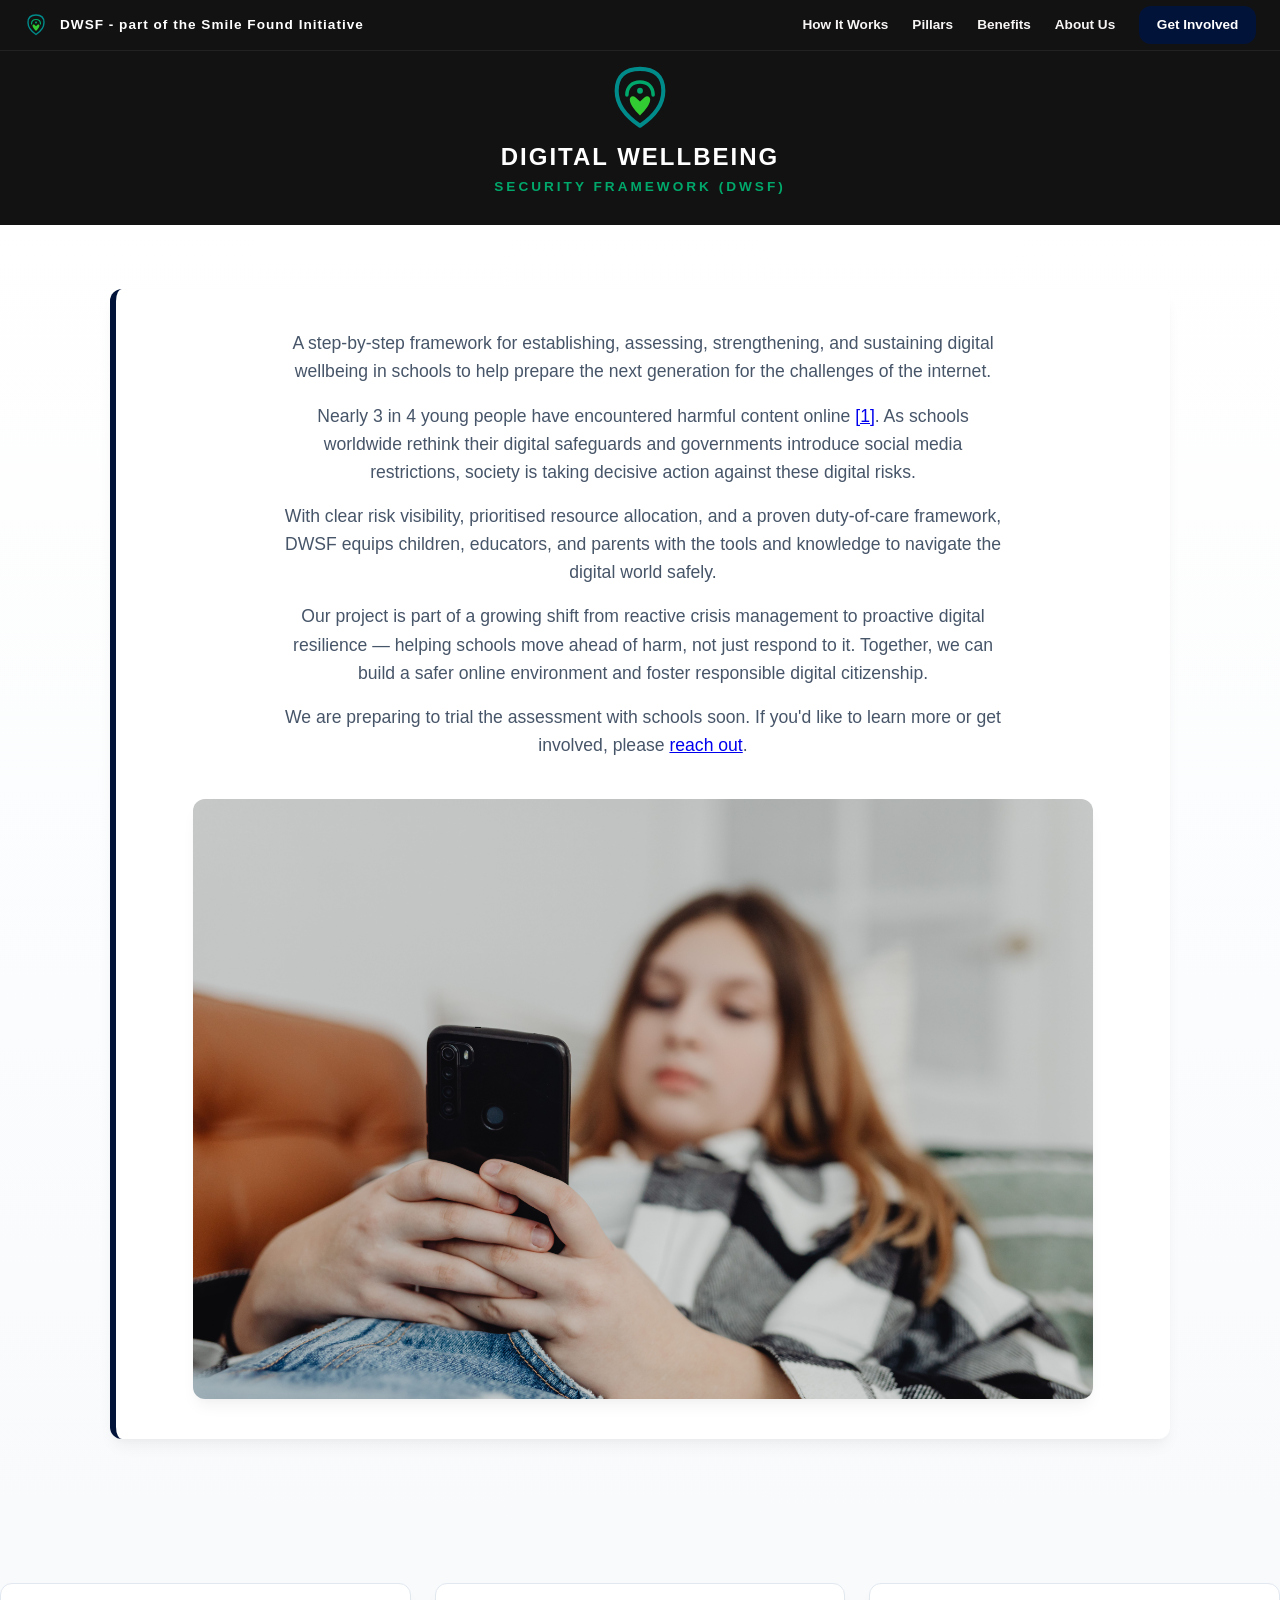
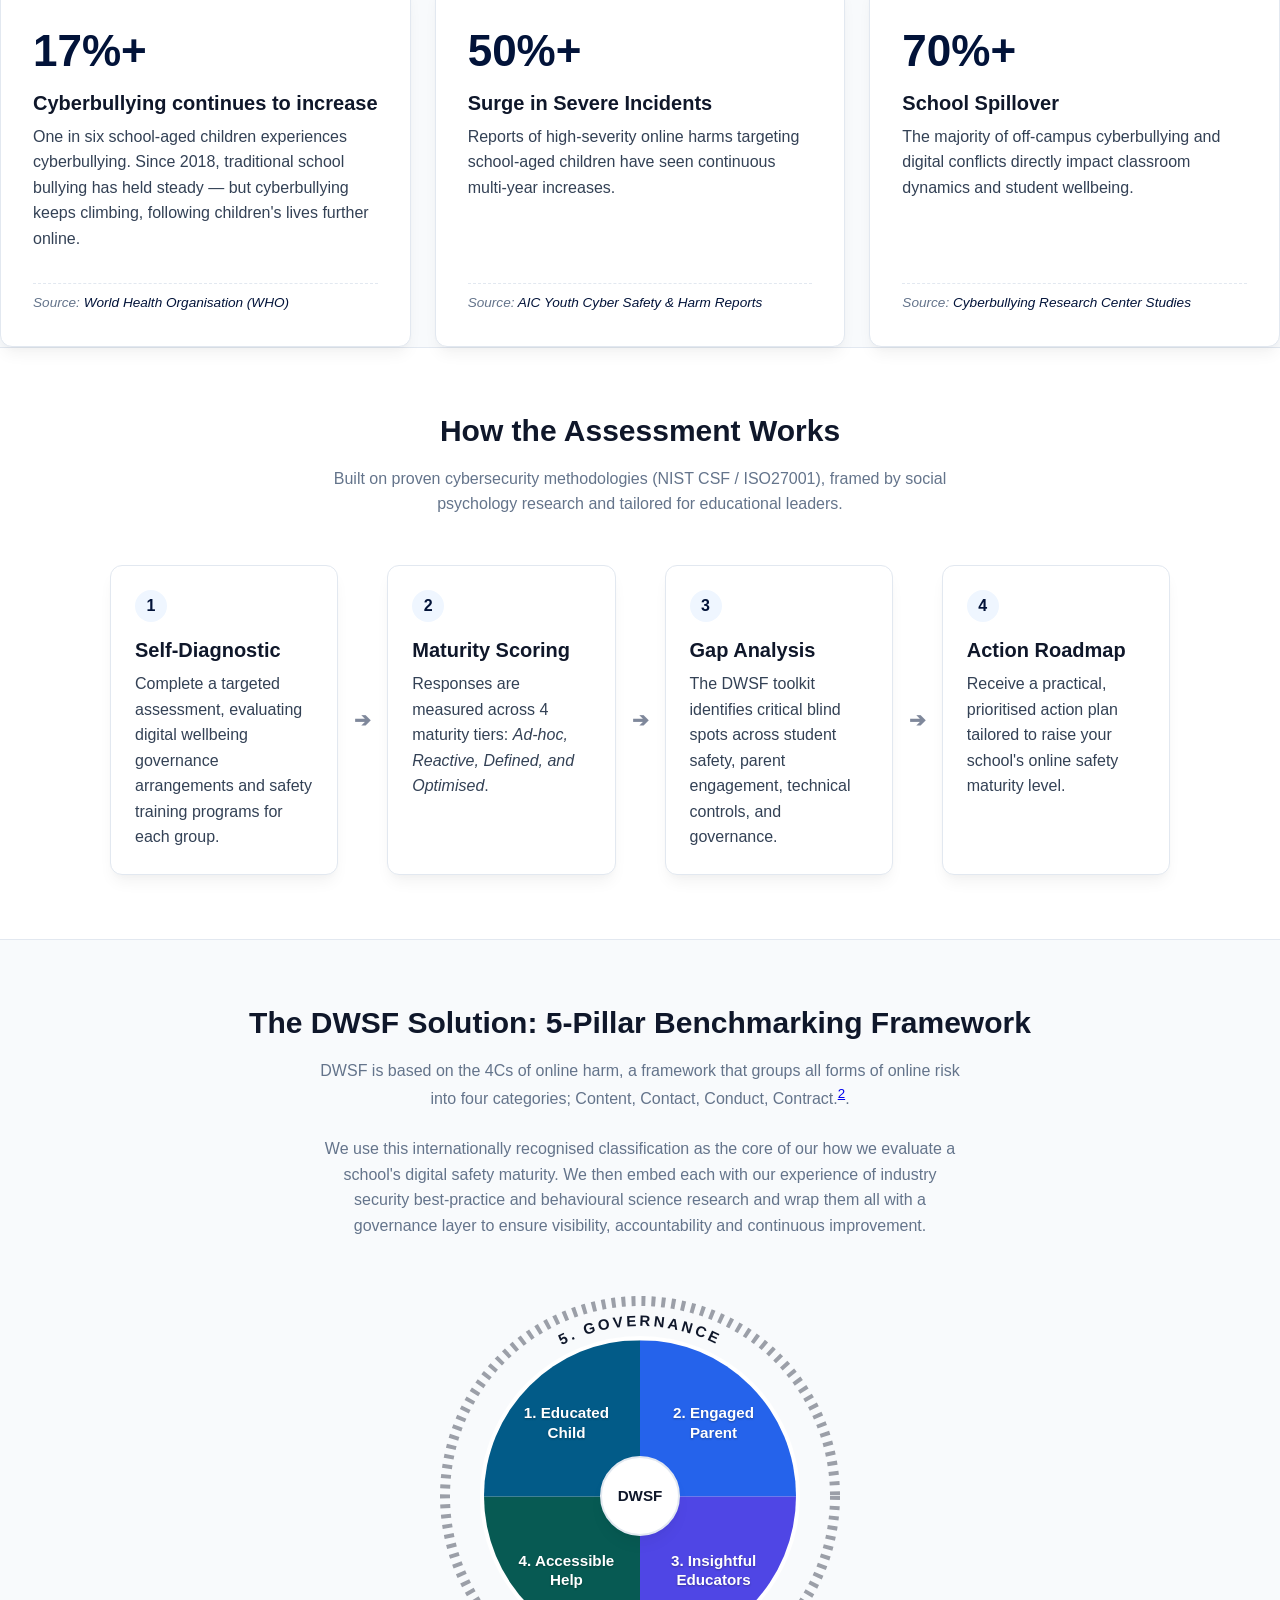
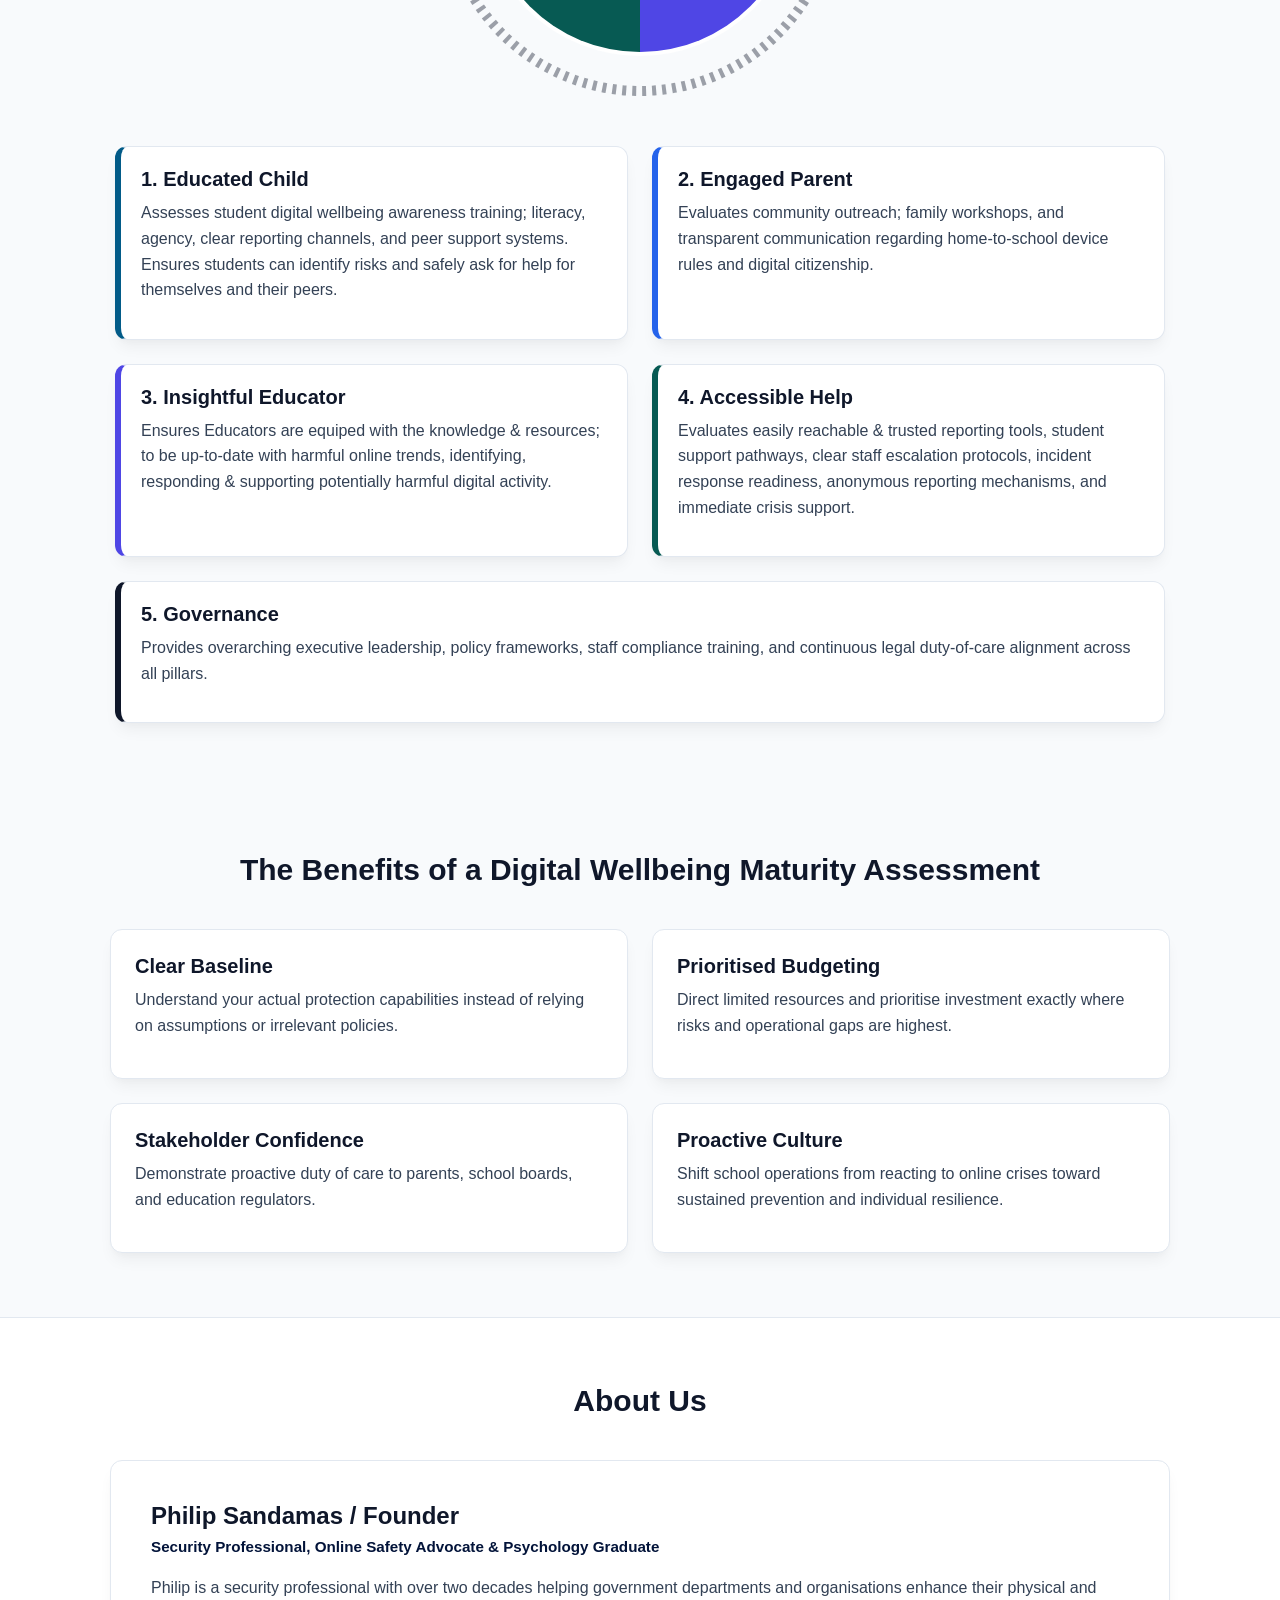
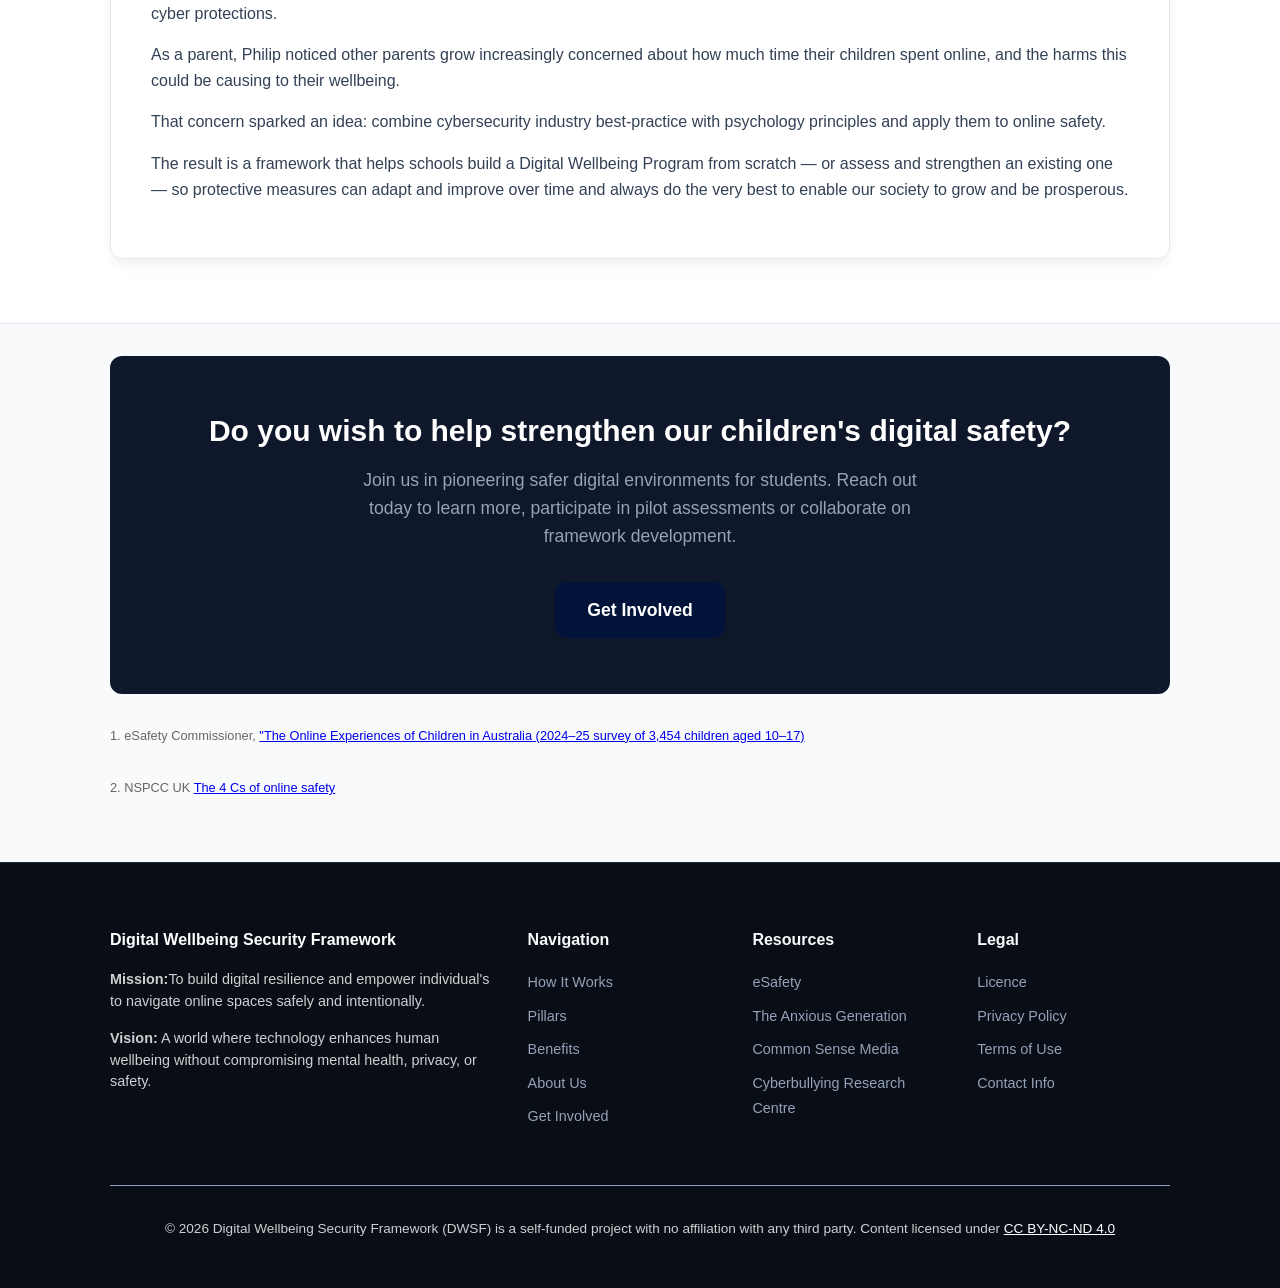
<file: index.html>
<!DOCTYPE html>
<html lang="en">
<head>
<meta charset="UTF-8">
<meta name="viewport" content="width=device-width, initial-scale=1.0">
<title>Digital Wellbeing Security Framework (DWSF).</title>

<title>DWSF — Digital Wellbeing & Security Framework for Schools</title>

<meta name="description" content="A duty-of-care framework helping schools, parents, and policymakers build proactive digital wellbeing programs for the next generation. Partnership and investment enquiries welcome.">

  <link rel="stylesheet" href="style.css">

  <!--icon in title url bar. If removing, remember the four SVG files in root-->
<link rel="icon" href="/favicon.ico" sizes="any">
  <link rel="icon" href="icon.svg" type="image/svg+xml">
  <link rel="apple-touch-icon" href="apple-touch-icon.png">
  
</head>
<body id="top">

<!-- ============ HEADER ============ -->
<header class="site-header">
  <div class="header-logo">
    <svg class="logo-icon-header" viewBox="0 0 240 240" fill="none" xmlns="http://www.w3.org/2000/svg">
      <path d="M120 20 C170 20 200 45 200 95 C200 155 150 195 120 215 C90 195 40 155 40 95 C40 45 70 20 120 20 Z" stroke="#008B8B" stroke-width="14" fill="none" stroke-linejoin="round"/> <!--outer shield outline-->
      <path d="M75 110 C75 80 95 65 120 65 C145 65 165 80 165 110" stroke="#00A86B" stroke-width="12" stroke-linecap="round" fill="none"/><!--innner arc-->
      <circle cx="120" cy="95" r="10" fill="#00A86B"/> <!--dot-->
      <path d="M120 180 C100 160 85 140 85 125 C85 115 95 110 105 118 L120 132 L135 118 C145 110 155 115 155 125 C155 140 140 160 120 180 Z" fill="#32CD32"/><!--sprout leaf-->
    </svg>
    <a href="#top" class="header-title">DWSF - part of the Smile Found Initiative</a>
  </div>
  <nav class="header-nav" id="headerNav">
    <a href="#how-it-works">How It Works</a>
    <a href="#pillars">Pillars</a>
    <a href="#benefits">Benefits</a>
    <a href="#about">About Us</a>
    <a href="#get-involved" class="btn">Get Involved</a>
  </nav>

  <button class="nav-toggle" id="navToggle" aria-label="Toggle navigation menu" aria-expanded="false">
    <span></span>
    <span></span>
    <span></span>
  </button>
</header>

<!-- ============ DARK HERO ============ -->
<section class="hero-section">
  <div class="hero-logo-wrapper">
    <svg class="logo-icon-hero" viewBox="0 0 240 240" fill="none" xmlns="http://www.w3.org/2000/svg">
      <path d="M120 20 C170 20 200 45 200 95 C200 155 150 195 120 215 C90 195 40 155 40 95 C40 45 70 20 120 20 Z" stroke="#008B8B" stroke-width="14" fill="none" stroke-linejoin="round"/>
      <path d="M75 110 C75 80 95 65 120 65 C145 65 165 80 165 110" stroke="#00A86B" stroke-width="12" stroke-linecap="round" fill="none"/>
      <circle cx="120" cy="95" r="10" fill="#00A86B"/>
      <path d="M120 180 C100 160 85 140 85 125 C85 115 95 110 105 118 L120 132 L135 118 C145 110 155 115 155 125 C155 140 140 160 120 180 Z" fill="#32CD32"/>
    </svg>
    <h1 class="hero-title">DIGITAL WELLBEING</h1>
    <p class="hero-subtitle">SECURITY FRAMEWORK (DWSF)</p>
  </div>
</section>

<!-- ============ CONTENT INTRO ============ -->
<section class="hero-content">
  <div class="container">
    <div class="hero-box">
      <!-- Desktop version -->
      <p class="desktop-only">
        A step-by-step framework for establishing, assessing, strengthening, and sustaining
        digital wellbeing in schools to help prepare the next generation for the challenges
        of the internet.
      </p>
      <p class="desktop-only">
        Nearly 3 in 4 young people have encountered harmful content online
        <a href="#footnote-1" aria-label="Footnote 1: source">[1]</a>.
        As schools worldwide rethink their digital safeguards and governments introduce
        social media restrictions, society is taking decisive action against these digital risks.
      </p>
      <p class="desktop-only">
        With clear risk visibility, prioritised resource allocation, and a proven duty-of-care
        framework, DWSF equips children, educators, and parents with the tools and knowledge
        to navigate the digital world safely.
      </p>
      <p class="desktop-only">
        Our project is part of a growing shift from reactive crisis management to proactive
        digital resilience — helping schools move ahead of harm, not just respond to it.
        Together, we can build a safer online environment and foster responsible digital citizenship.
      </p>
      <p class="desktop-only">
        We are preparing to trial the assessment with schools soon. If you'd like to learn
        more or get involved, please <a href="#contact">reach out</a>.
      </p>



      <!-- Mobile version -->
      <p class="mobile-only hero-stat">
        Nearly 3 in 4 young people have encountered harmful content online
        <a href="#footnote-1" aria-label="Footnote 1: source">[1]</a>.
      </p>
      <p class="mobile-only">
        As governments move to ban social media for young people, DWSF gives schools a
        step-by-step framework to build digital wellbeing proactively — not just react after an incident.
      </p>
      <p class="mobile-only">
        We're trialling the assessment with schools soon.
        <a href="#contact" class="cta">Get involved →</a>
      </p>

      <img src="girlonphone.jpg" alt="A teenage girl laying down and scrolling on her mobile phone" class="hero-image">
    </div>

    <!-- Stat boxes -->
    <div class="stat-grid">
      <!-- ...your existing three stat-card divs stay exactly as they are... -->
    </div>
  </div>
</section>
   

    
    <!--Stat boxes-->

    <div class="stat-grid">
      <div class="stat-card">
        <div>
          <div class="stat-number">17%+</div>
          <h3>Cyberbullying continues to increase</h3>
         <p>One in six school-aged children experiences cyberbullying. Since 2018, traditional school bullying has held steady — but cyberbullying keeps climbing, following children's lives further online.</p>
        </div>
        <p class="stat-source">
          Source: <a href="https://www.who.int/europe/news/item/27-03-2024-one-in-six-school-aged-children-experiences-cyberbullying--finds-new-who-europe-study" target="_blank" rel="noopener noreferrer">World Health Organisation (WHO)</a>
        </p>
      </div>

      <div class="stat-card">
        <div>
          <div class="stat-number">50%+</div>
          <h3>Surge in Severe Incidents</h3>
          <p>Reports of high-severity online harms targeting school-aged children have seen continuous multi-year increases.</p>
        </div>
        <p class="stat-source">
          Source: <a href="https://www.aic.gov.au/publications/tandi/tandi638" target="_blank" rel="noopener noreferrer">AIC Youth Cyber Safety & Harm Reports</a>
        </p>
      </div>

      <div class="stat-card">
        <div>
          <div class="stat-number">70%+</div>
          <h3>School Spillover</h3>
          <p>The majority of off-campus cyberbullying and digital conflicts directly impact classroom dynamics and student wellbeing.</p>
        </div>
        <p class="stat-source">
          Source: <a href="https://cyberbullying.org/summary-of-our-cyberbullying-research" target="_blank" rel="noopener noreferrer">Cyberbullying Research Center Studies</a>
        </p>
      </div>
    </div>
  </div>
</section>

<!-- ============ HOW IT WORKS ============ -->
<section id="how-it-works" style="background: var(--card-bg); border-top: 1px solid var(--border); border-bottom: 1px solid var(--border);">
  <div class="container">
    <h2>How the Assessment Works</h2>
    <p class="text-center" style="max-width: 650px; margin: -1.5rem auto 3rem; color: var(--text-muted);">
      Built on proven cybersecurity methodologies (NIST CSF / ISO27001), framed by social psychology research and tailored for educational leaders.
    </p>

    <div class="steps-wrapper">
      <div class="step-card">
        <div class="step-badge">1</div>
        <h3>Self-Diagnostic</h3>
        <p>Complete a targeted assessment, evaluating digital wellbeing governance arrangements and safety training programs for each group.</p>
      </div>

      <div class="step-arrow" aria-hidden="true">➔</div>

      <div class="step-card">
        <div class="step-badge">2</div>
        <h3>Maturity Scoring</h3>
        <p>Responses are measured across 4 maturity tiers: <em>Ad-hoc, Reactive, Defined, and Optimised</em>.</p>
      </div>

      <div class="step-arrow" aria-hidden="true">➔</div>

      <div class="step-card">
        <div class="step-badge">3</div>
        <h3>Gap Analysis</h3>
        <p>The DWSF toolkit identifies critical blind spots across student safety, parent engagement, technical controls, and governance.</p>
      </div>

      <div class="step-arrow" aria-hidden="true">➔</div>

      <div class="step-card">
        <div class="step-badge">4</div>
        <h3>Action Roadmap</h3>
        <p>Receive a practical, prioritised action plan tailored to raise your school's online safety maturity level.</p>
      </div>
    </div>
  </div>
</section>
  
<!-- ============ PILLARS / FRAMEWORK ============ -->
<section id="pillars">
  <div class="container">
    <h2>The DWSF Solution: 5-Pillar Benchmarking Framework</h2>
    <p class="text-center" style="max-width: 650px; margin: -1.5rem auto 3rem; color: var(--text-muted);">
      DWSF is based on the 4Cs of online harm, a framework that groups all forms of online risk into four categories; Content, Contact, Conduct, Contract.<sup><a href="#ref-2">2</a></sup>.</p>
    
    <p class="text-center" style="max-width: 650px; margin: -1.5rem auto 3rem; color: var(--text-muted);">
      We use this internationally recognised classification as the core of our how we evaluate a school's digital safety maturity. We then embed each with our experience of industry security best-practice and behavioural science research and wrap them all with a governance layer to ensure visibility, accountability and continuous improvement.  
    </p>

    <div class="pillar-diagram-container">
      <div class="circle-wrapper">

        <div class="inner-pie">
          <div class="pie-slice slice-1">
            <span class="slice-text label-1">2. Engaged<br>Parent</span>
          </div>
          <div class="pie-slice slice-2">
            <span class="slice-text label-2">3. Insightful<br>Educators</span>
          </div>
          <div class="pie-slice slice-3">
            <span class="slice-text label-3">4. Accessible<br>Help</span>
          </div>
          <div class="pie-slice slice-4">
            <span class="slice-text label-4">1. Educated<br>Child</span>
          </div>
          <div class="pie-center-hub">DWSF</div>
        </div>

        <svg class="outer-ring-svg" viewBox="0 0 420 420" xmlns="http://www.w3.org/2000/svg">
          <circle cx="210" cy="210" r="195" fill="none" stroke="var(--pillar-gov)" stroke-width="10" stroke-dasharray="4 6" opacity="0.4"/>
          <path id="governanceArc" d="M 40 210 A 170 170 0 0 1 380 210" fill="none" stroke="none"/>
          <text font-size="15" font-weight="800" letter-spacing="3px" fill="var(--pillar-gov)">
            <textPath href="#governanceArc" startOffset="50%" text-anchor="middle">
              5. GOVERNANCE
            </textPath>
          </text>
        </svg>

      </div>

      <!-- Detailed Legend Grid (1 through 5) -->
      <div class="pillar-legend">
        <div class="legend-card child">
          <h3>1. Educated Child</h3>
          <p>Assesses student digital wellbeing awareness training; literacy, agency, clear reporting channels, and peer support systems. Ensures students can identify risks and safely ask for help for themselves and their peers.
          </p>
        </div>

        <div class="legend-card parent">
          <h3>2. Engaged Parent</h3>
          <p>Evaluates community outreach; family workshops, and transparent communication regarding home-to-school device rules and digital citizenship.</p>
        </div>

        <div class="legend-card users">
          <h3>3. Insightful Educator</h3>
          <p>Ensures Educators are equiped with the knowledge & resources; to be up-to-date with harmful online trends, identifying, responding & supporting potentially harmful digital activity.</p>
        </div>

        <div class="legend-card help">
          <h3>4. Accessible Help</h3>
          <p>Evaluates easily reachable & trusted reporting tools, student support pathways, clear staff escalation protocols, incident response readiness, anonymous reporting mechanisms, and immediate crisis support. </p>
        </div>

        <div class="legend-card gov">
          <h3>5. Governance</h3>
          <p>Provides overarching executive leadership, policy frameworks, staff compliance training, and continuous legal duty-of-care alignment across all pillars.</p>
        </div>
      </div>
    </div>
  </div>
</section>

<!-- ============ BENEFITS ============ -->
<section id="benefits">
  <div class="container">
    <h2>The Benefits of a Digital Wellbeing Maturity Assessment</h2>
    <div class="benefits-grid">
      <div class="benefit-item">
        <h3>Clear Baseline</h3>
        <p>Understand your actual protection capabilities instead of relying on assumptions or irrelevant policies.</p>
      </div>
      <div class="benefit-item">
        <h3>Prioritised Budgeting</h3>
        <p>Direct limited resources and prioritise investment exactly where risks and operational gaps are highest.</p>
      </div>
      <div class="benefit-item">
        <h3>Stakeholder Confidence</h3>
        <p>Demonstrate proactive duty of care to parents, school boards, and education regulators.</p>
      </div>
      <div class="benefit-item">
        <h3>Proactive Culture</h3>
        <p>Shift school operations from reacting to online crises toward sustained prevention and individual resilience.</p>
      </div>
    </div>
  </div>
</section>

<!-- ============ ABOUT ============ -->
<section id="about" style="background: var(--card-bg); border-top: 1px solid var(--border); border-bottom: 1px solid var(--border);">
  <div class="container">
    <h2>About Us</h2>
    <div class="about-card">
      <!--<div class="about-avatar">Photo Placeholder</div> -->
      <div class="about-content">
        <h3>Philip Sandamas / Founder</h3>
        <div class="about-title">Security Professional, Online Safety Advocate &amp; Psychology Graduate</div>
        <p>Philip is a security professional with over two decades helping government departments and organisations enhance their physical and cyber protections.</p>
        <p>As a parent, Philip noticed other parents grow increasingly concerned about how much time their children spent online, and the harms this could be causing to their wellbeing.</p> 
        <p>That concern sparked an idea: combine cybersecurity industry best-practice with psychology principles and apply them to online safety.</p>
       <p> The result is a framework that helps schools build a Digital Wellbeing Program from scratch — or assess and strengthen an existing one — so protective measures can adapt and improve over time and always do the very best to enable our society to grow and be prosperous.</p>
      </div>
    </div>
  </div>
</section>

<!-- ============ CTA ============ -->
<section id="get-involved" class="container">
  <div class="cta-section">
    <h2>Do you wish to help strengthen our children's digital safety?</h2>
    <p>Join us in pioneering safer digital environments for students. Reach out today to learn more, participate in pilot assessments or collaborate on framework development.</p>
    <a href="mailto:contact@digitalwellbeingsecurityframework.com?subject=Inquiry%3A%20DWSF%20Project%20Participation" class="btn-cta">Get Involved</a>
  </div>
</section>

<a href="#get-involved" class="floating-cta" id="floatingCta">
  Get Involved
</a>
  
<!-- ============ FOOTNOTE ============ -->
 <ol>
   <p id="footnote-1" class="footnote">
  1. eSafety Commissioner,
  <a href="https://www.esafety.gov.au/research/the-online-experiences-of-children-in-australia/snapshot-content-associated-with-harm" target="_blank" rel="noopener noreferrer">"The Online Experiences of Children in Australia (2024–25 survey of 3,454 children aged 10–17)</a>
</p>
</ol>

<ol>
  <p id="ref-2" class="footnote">
  2. NSPCC UK
   <a href="https://learning.nspcc.org.uk/news/2023/september/4-cs-of-online-safety#:~:text=These%20are%20known%20as%20the%204%20Cs,face%20when%20interacting%20with%20other%20users%20online." target="_blank" rel="noopener noreferrer">The 4 Cs of online safety</a>
</p>
</ol>

<!-- ============ FOOTER ============ -->
<footer>
  <div class="container">
    <div class="footer-grid">
      <div class="footer-col">
        <h4 style="color:#FFF;">Digital Wellbeing Security Framework</h4>
        <p><strong>Mission:</strong>To build digital resilience and empower individual's to navigate online spaces safely and intentionally.</p>
        <p><strong>Vision:</strong> A world where technology enhances human wellbeing without compromising mental health, privacy, or safety.</p>
      </div>
      <div class="footer-col">
        <h4>Navigation</h4>
        <ul class="footer-links">
          <li><a href="#how-it-works">How It Works</a></li>
          <li><a href="#pillars">Pillars</a></li>
          <li><a href="#benefits">Benefits</a></li>
          <li><a href="#about">About Us</a></li>
          <li><a href="#get-involved">Get Involved</a></li>
        </ul>
      </div>
      <div class="footer-col">
        <h4>Resources</h4>
        <ul class="footer-links">
          <li><a href="https://www.esafety.gov.au" target="_blank" rel="noopener noreferrer">eSafety</a></li>
          <li><a href="https://www.anxiousgeneration.com" target="_blank" rel="noopener noreferrer">The Anxious Generation</a></li>
          <li><a href="https://www.commonsense.org" target="_blank" rel="noopener noreferrer">Common Sense Media</a></li>
          <li><a href="https://cyberbullying.org" target="_blank" rel="noopener noreferrer">Cyberbullying Research Centre</a></li>
        </ul>
      </div>
     
      <div class="footer-col">
        <h4>Legal</h4>
        <ul class="footer-links">
         <li><a href="https://creativecommons.org/licenses/by-nc-nd/4.0/">Licence</a></li>
         <li><a href="privacy.html">Privacy Policy</a></li>
          <li><a href="terms.html">Terms of Use</a></li>
          <li><a href="mailto:contact@digitalwellbeingsecurityframework.com">Contact Info</a></li>
        </ul>
      </div>
      
    </div>

    <div class="footer-bottom">
      <p>&copy; 2026 Digital Wellbeing Security Framework (DWSF) is a self-funded project with no affiliation with any third party. Content licensed under 
  <a href="https://creativecommons.org/licenses/by-nc-nd/4.0/" target="_blank" rel="noopener noreferrer" class="custom-link">CC BY-NC-ND 4.0</a></p>
   
    </div>
  </div>
</footer>


<script src="./script.js"></script>

</body>
</html>
</file>
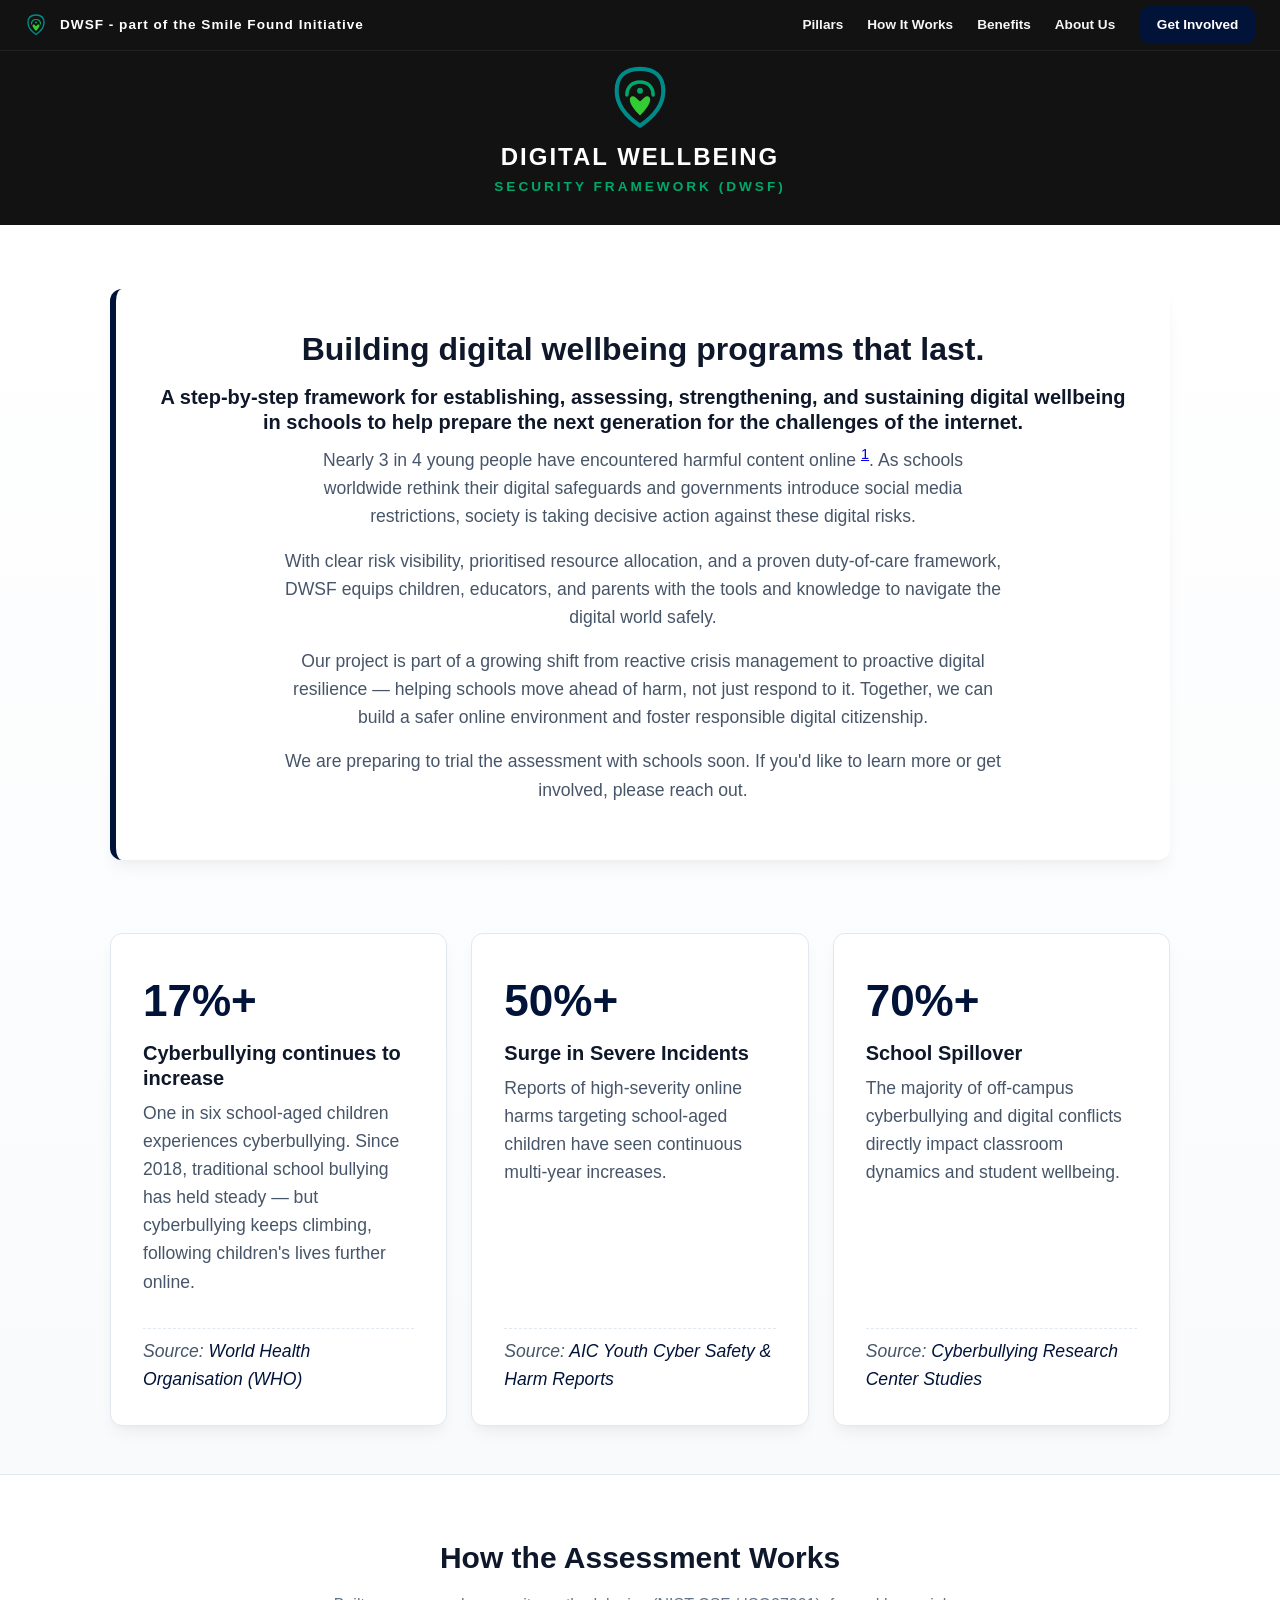
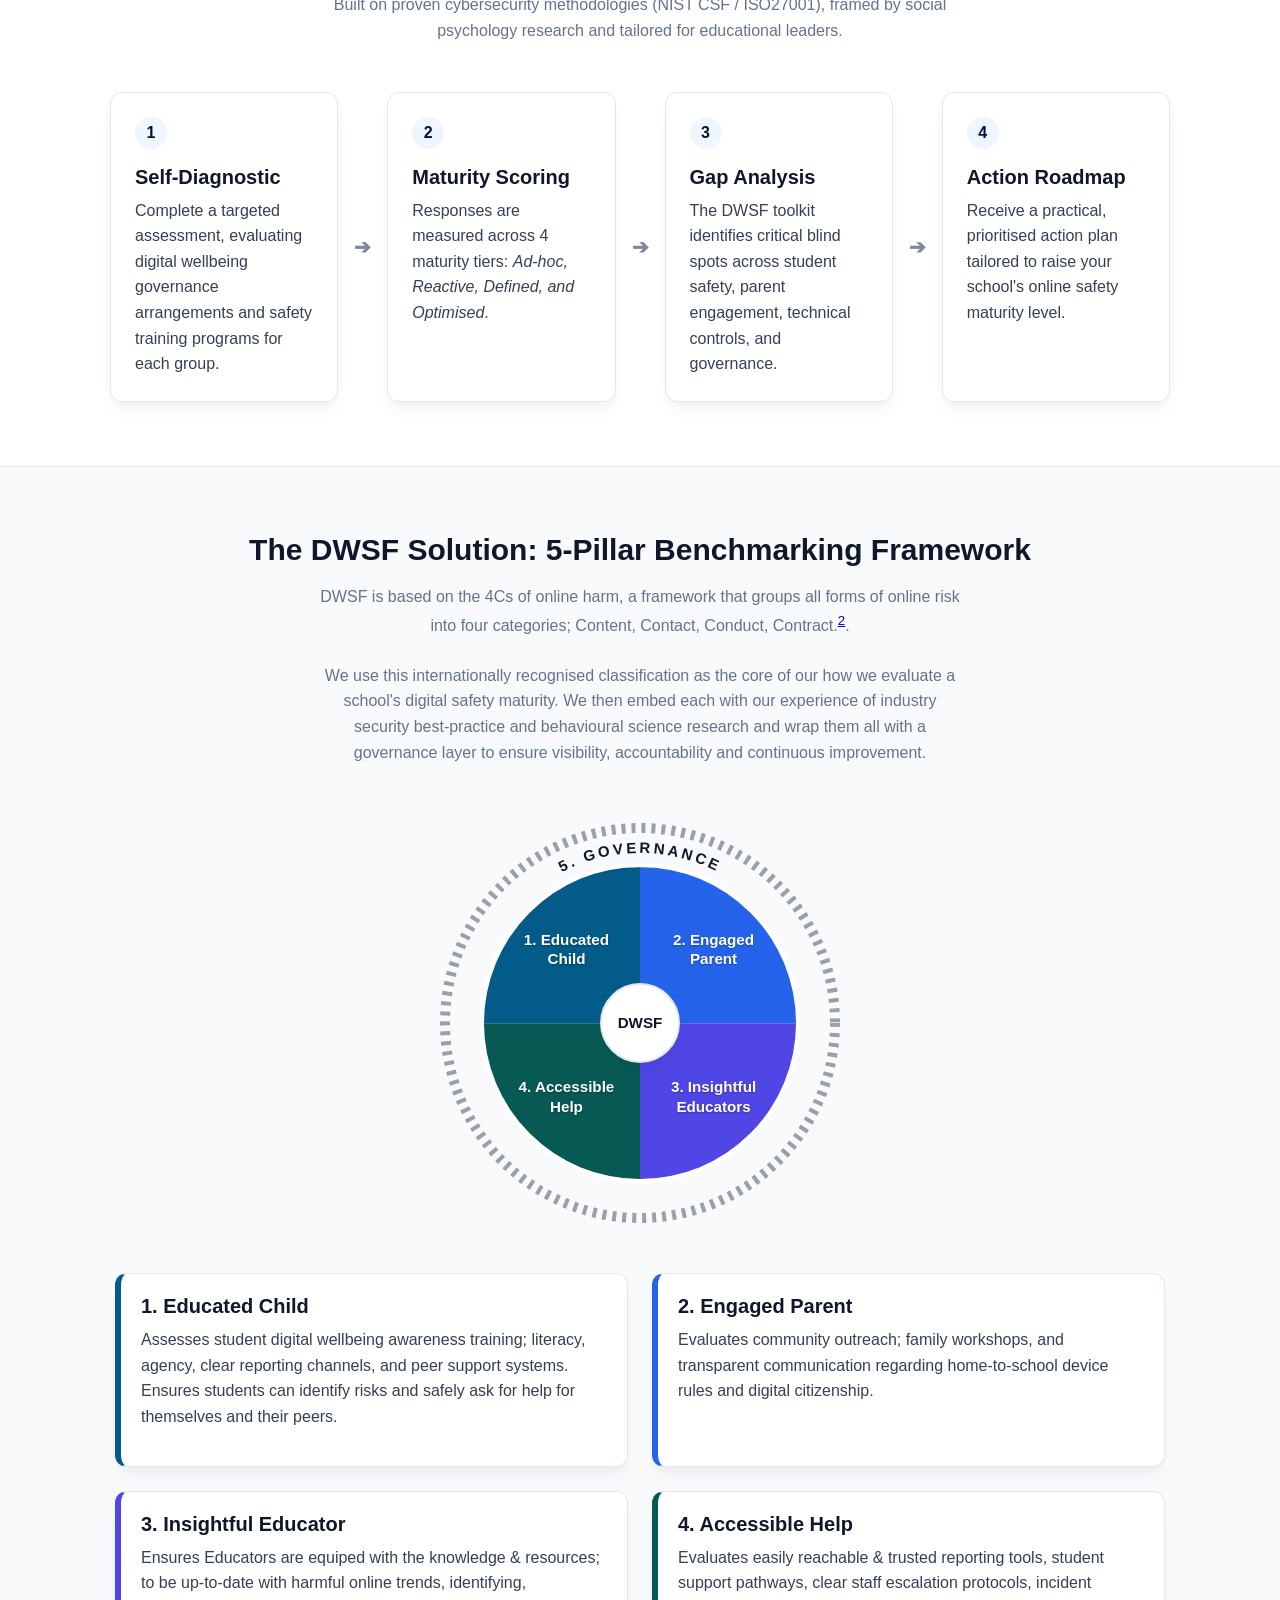
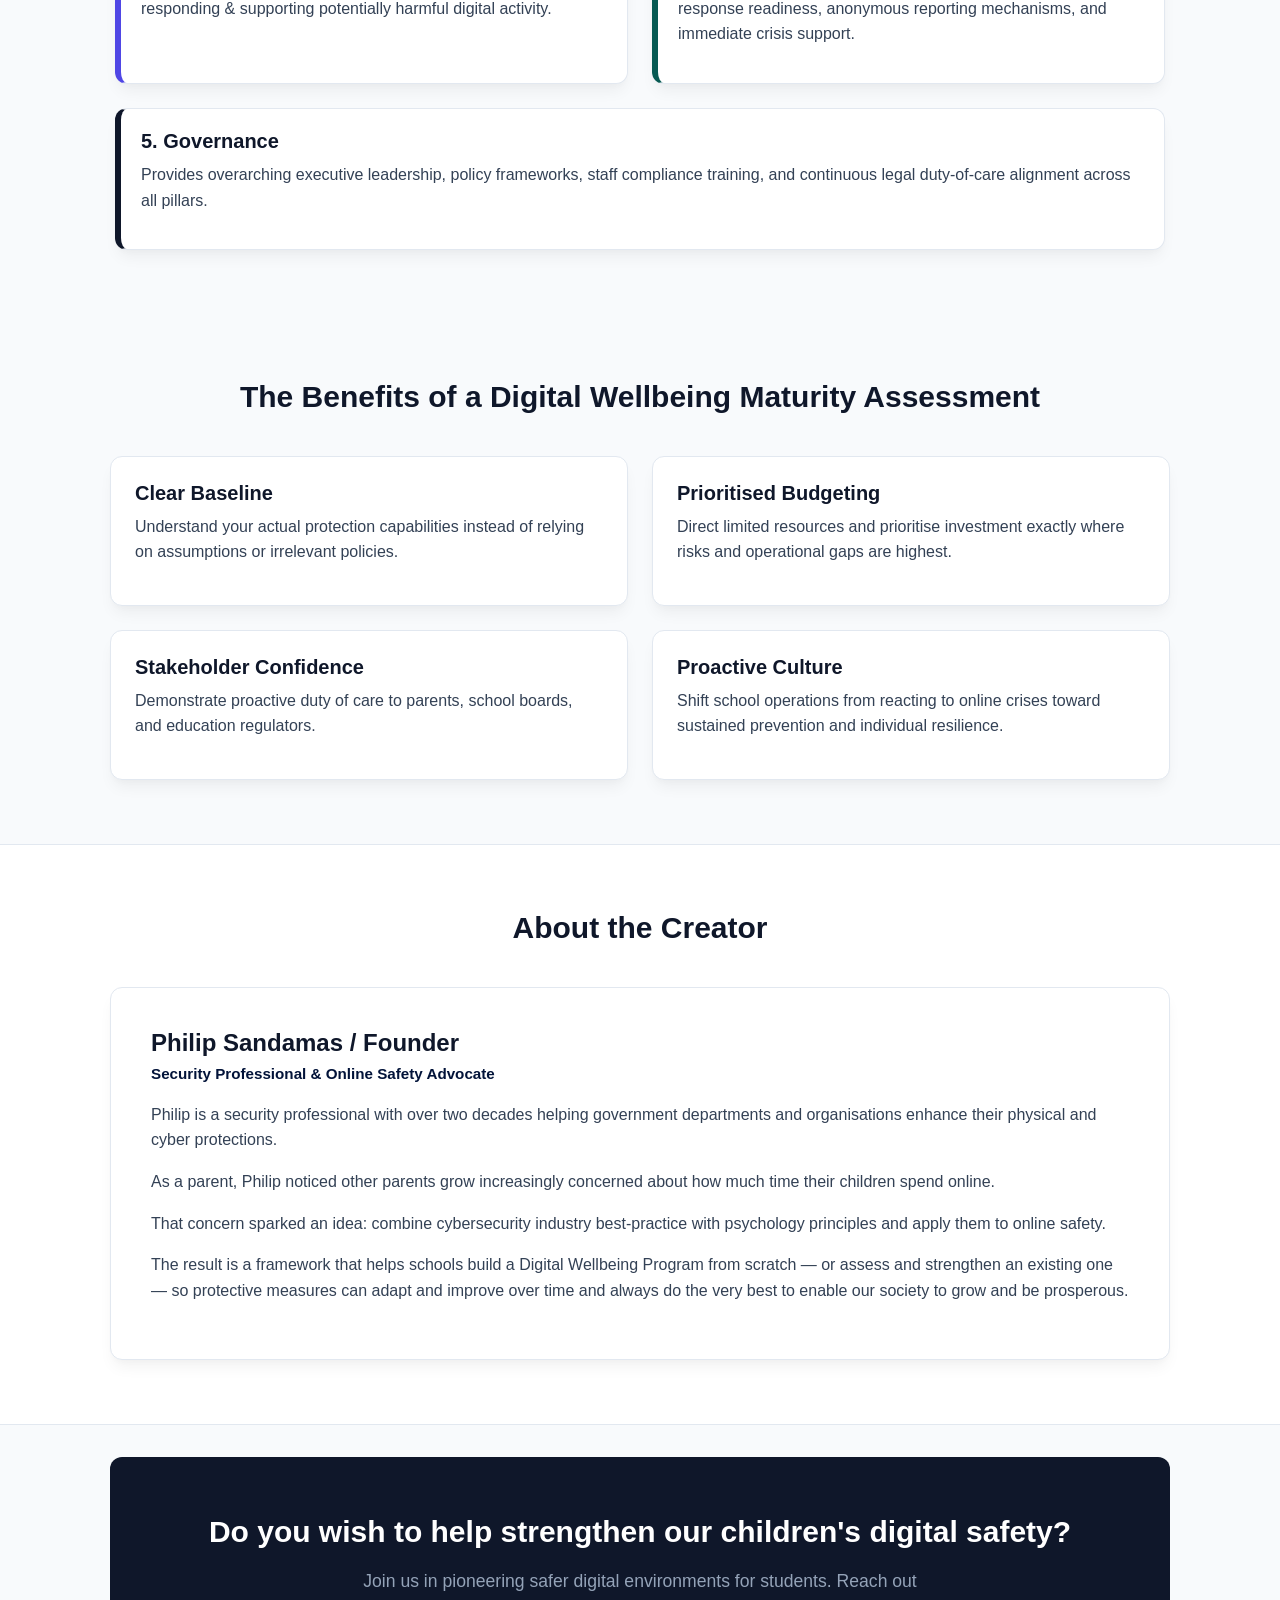
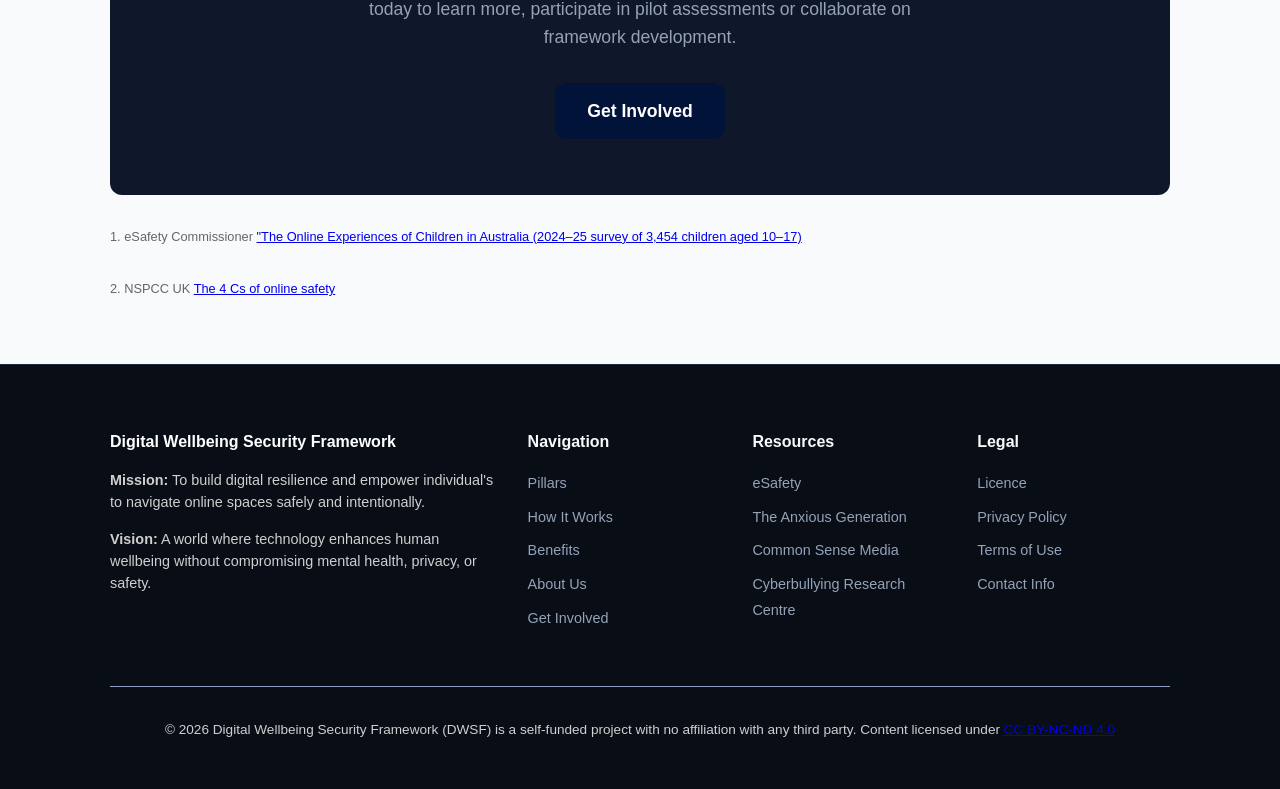
<file: index0.html>
<!DOCTYPE html>
<html lang="en">
<head>
<meta charset="UTF-8">
<meta name="viewport" content="width=device-width, initial-scale=1.0">
<title>Digital Wellbeing Security Framework (DWSF).</title>

  <link rel="stylesheet" href="style.css">

  <!--icon in titl url bar. If removing, remember the four SVG files in root-->
<link rel="icon" href="/favicon.ico" sizes="any">
  <link rel="icon" href="icon.svg" type="image/svg+xml">
  <link rel="apple-touch-icon" href="apple-touch-icon.png">
  
</head>
<body id="top">

<!-- ============ HEADER ============ -->
<header class="site-header">
  <div class="header-logo">
    <svg class="logo-icon-header" viewBox="0 0 240 240" fill="none" xmlns="http://www.w3.org/2000/svg">
      <path d="M120 20 C170 20 200 45 200 95 C200 155 150 195 120 215 C90 195 40 155 40 95 C40 45 70 20 120 20 Z" stroke="#008B8B" stroke-width="14" fill="none" stroke-linejoin="round"/>
      <path d="M75 110 C75 80 95 65 120 65 C145 65 165 80 165 110" stroke="#00A86B" stroke-width="12" stroke-linecap="round" fill="none"/>
      <circle cx="120" cy="95" r="10" fill="#00A86B"/>
      <path d="M120 180 C100 160 85 140 85 125 C85 115 95 110 105 118 L120 132 L135 118 C145 110 155 115 155 125 C155 140 140 160 120 180 Z" fill="#32CD32"/>
    </svg>
    <a href="#top" class="header-title">DWSF - part of the Smile Found Initiative</a>
  </div>
  <nav class="header-nav" id="headerNav">
    <a href="#pillars">Pillars</a>
    <a href="#how-it-works">How It Works</a>
    <a href="#benefits">Benefits</a>
    <a href="#about">About Us</a>
    <a href="#get-involved" class="btn">Get Involved</a>
  </nav>

  <button class="nav-toggle" id="navToggle" aria-label="Toggle navigation menu" aria-expanded="false">
    <span></span>
    <span></span>
    <span></span>
  </button>
</header>

<!-- ============ DARK HERO ============ -->
<section class="hero-section">
  <div class="hero-logo-wrapper">
    <svg class="logo-icon-hero" viewBox="0 0 240 240" fill="none" xmlns="http://www.w3.org/2000/svg">
      <path d="M120 20 C170 20 200 45 200 95 C200 155 150 195 120 215 C90 195 40 155 40 95 C40 45 70 20 120 20 Z" stroke="#008B8B" stroke-width="14" fill="none" stroke-linejoin="round"/>
      <path d="M75 110 C75 80 95 65 120 65 C145 65 165 80 165 110" stroke="#00A86B" stroke-width="12" stroke-linecap="round" fill="none"/>
      <circle cx="120" cy="95" r="10" fill="#00A86B"/>
      <path d="M120 180 C100 160 85 140 85 125 C85 115 95 110 105 118 L120 132 L135 118 C145 110 155 115 155 125 C155 140 140 160 120 180 Z" fill="#32CD32"/>
    </svg>
    <h1 class="hero-title">DIGITAL WELLBEING</h1>
    <p class="hero-subtitle">SECURITY FRAMEWORK (DWSF)</p>
  </div>
</section>

<!-- ============ CONTENT INTRO ============ -->
<section class="hero-content">
  <div class="container">

    <div class="hero-box">
    <h2>Building digital wellbeing programs that last.</h2>

    <h3>A step-by-step framework for establishing, assessing, strengthening, and sustaining digital wellbeing in schools to help prepare the next generation for the challenges of the internet.</h3>

    <p>Nearly 3 in 4 young people have encountered harmful content online <sup><a href="#footnote-1" id="ref-1">1</a></sup>. As schools worldwide rethink their digital safeguards and governments introduce social media restrictions, society is taking decisive action against these digital risks.</p>

    <p>With clear risk visibility, prioritised resource allocation, and a proven duty-of-care framework, DWSF equips children, educators, and parents with the tools and knowledge to navigate the digital world safely.</p>

   <p>Our project is part of a growing shift from reactive crisis management to proactive digital resilience — helping schools move ahead of harm, not just respond to it. Together, we can build a safer online environment and foster responsible digital citizenship.</p>

    <p>We are preparing to trial the assessment with schools soon. If you'd like to learn more or get involved, please reach out.</p>
    </div>
    <br>
   

    <div class="stat-grid">
      <div class="stat-card">
        <div>
          <div class="stat-number">17%+</div>
          <h3>Cyberbullying continues to increase</h3>
         <p>One in six school-aged children experiences cyberbullying. Since 2018, traditional school bullying has held steady — but cyberbullying keeps climbing, following children's lives further online.</p>
        </div>
        <p class="stat-source">
          Source: <a href="https://www.who.int/europe/news/item/27-03-2024-one-in-six-school-aged-children-experiences-cyberbullying--finds-new-who-europe-study" target="_blank" rel="noopener noreferrer">World Health Organisation (WHO)</a>
        </p>
      </div>

      <div class="stat-card">
        <div>
          <div class="stat-number">50%+</div>
          <h3>Surge in Severe Incidents</h3>
          <p>Reports of high-severity online harms targeting school-aged children have seen continuous multi-year increases.</p>
        </div>
        <p class="stat-source">
          Source: <a href="https://www.aic.gov.au/publications/tandi/tandi638" target="_blank" rel="noopener noreferrer">AIC Youth Cyber Safety & Harm Reports</a>
        </p>
      </div>

      <div class="stat-card">
        <div>
          <div class="stat-number">70%+</div>
          <h3>School Spillover</h3>
          <p>The majority of off-campus cyberbullying and digital conflicts directly impact classroom dynamics and student wellbeing.</p>
        </div>
        <p class="stat-source">
          Source: <a href="https://cyberbullying.org/summary-of-our-cyberbullying-research" target="_blank" rel="noopener noreferrer">Cyberbullying Research Center Studies</a>
        </p>
      </div>
    </div>
  </div>
</section>

<!-- ============ HOW IT WORKS ============ -->
<section id="how-it-works" style="background: var(--card-bg); border-top: 1px solid var(--border); border-bottom: 1px solid var(--border);">
  <div class="container">
    <h2>How the Assessment Works</h2>
    <p class="text-center" style="max-width: 650px; margin: -1.5rem auto 3rem; color: var(--text-muted);">
      Built on proven cybersecurity methodologies (NIST CSF / ISO27001), framed by social psychology research and tailored for educational leaders.
    </p>

    <div class="steps-wrapper">
      <div class="step-card">
        <div class="step-badge">1</div>
        <h3>Self-Diagnostic</h3>
        <p>Complete a targeted assessment, evaluating digital wellbeing governance arrangements and safety training programs for each group.</p>
      </div>

      <div class="step-arrow" aria-hidden="true">➔</div>

      <div class="step-card">
        <div class="step-badge">2</div>
        <h3>Maturity Scoring</h3>
        <p>Responses are measured across 4 maturity tiers: <em>Ad-hoc, Reactive, Defined, and Optimised</em>.</p>
      </div>

      <div class="step-arrow" aria-hidden="true">➔</div>

      <div class="step-card">
        <div class="step-badge">3</div>
        <h3>Gap Analysis</h3>
        <p>The DWSF toolkit identifies critical blind spots across student safety, parent engagement, technical controls, and governance.</p>
      </div>

      <div class="step-arrow" aria-hidden="true">➔</div>

      <div class="step-card">
        <div class="step-badge">4</div>
        <h3>Action Roadmap</h3>
        <p>Receive a practical, prioritised action plan tailored to raise your school's online safety maturity level.</p>
      </div>
    </div>
  </div>
</section>
  
<!-- ============ PILLARS / FRAMEWORK ============ -->
<section id="pillars">
  <div class="container">
    <h2>The DWSF Solution: 5-Pillar Benchmarking Framework</h2>
    <p class="text-center" style="max-width: 650px; margin: -1.5rem auto 3rem; color: var(--text-muted);">
      DWSF is based on the 4Cs of online harm, a framework that groups all forms of online risk into four categories; Content, Contact, Conduct, Contract.<sup><a href="#ref-2">2</a></sup>.</p>
    
    <p class="text-center" style="max-width: 650px; margin: -1.5rem auto 3rem; color: var(--text-muted);">
      We use this internationally recognised classification as the core of our how we evaluate a school's digital safety maturity. We then embed each with our experience of industry security best-practice and behavioural science research and wrap them all with a governance layer to ensure visibility, accountability and continuous improvement.  
    </p>

    <div class="pillar-diagram-container">
      <div class="circle-wrapper">

        <div class="inner-pie">
          <div class="pie-slice slice-1">
            <span class="slice-text label-1">2. Engaged<br>Parent</span>
          </div>
          <div class="pie-slice slice-2">
            <span class="slice-text label-2">3. Insightful<br>Educators</span>
          </div>
          <div class="pie-slice slice-3">
            <span class="slice-text label-3">4. Accessible<br>Help</span>
          </div>
          <div class="pie-slice slice-4">
            <span class="slice-text label-4">1. Educated<br>Child</span>
          </div>
          <div class="pie-center-hub">DWSF</div>
        </div>

        <svg class="outer-ring-svg" viewBox="0 0 420 420" xmlns="http://www.w3.org/2000/svg">
          <circle cx="210" cy="210" r="195" fill="none" stroke="var(--pillar-gov)" stroke-width="10" stroke-dasharray="4 6" opacity="0.4"/>
          <path id="governanceArc" d="M 40 210 A 170 170 0 0 1 380 210" fill="none" stroke="none"/>
          <text font-size="15" font-weight="800" letter-spacing="3px" fill="var(--pillar-gov)">
            <textPath href="#governanceArc" startOffset="50%" text-anchor="middle">
              5. GOVERNANCE
            </textPath>
          </text>
        </svg>

      </div>

      <!-- Detailed Legend Grid (1 through 5) -->
      <div class="pillar-legend">
        <div class="legend-card child">
          <h3>1. Educated Child</h3>
          <p>Assesses student digital wellbeing awareness training; literacy, agency, clear reporting channels, and peer support systems. Ensures students can identify risks and safely ask for help for themselves and their peers.
          </p>
        </div>

        <div class="legend-card parent">
          <h3>2. Engaged Parent</h3>
          <p>Evaluates community outreach; family workshops, and transparent communication regarding home-to-school device rules and digital citizenship.</p>
        </div>

        <div class="legend-card users">
          <h3>3. Insightful Educator</h3>
          <p>Ensures Educators are equiped with the knowledge & resources; to be up-to-date with harmful online trends, identifying, responding & supporting potentially harmful digital activity.</p>
        </div>

        <div class="legend-card help">
          <h3>4. Accessible Help</h3>
          <p>Evaluates easily reachable & trusted reporting tools, student support pathways, clear staff escalation protocols, incident response readiness, anonymous reporting mechanisms, and immediate crisis support. </p>
        </div>

        <div class="legend-card gov">
          <h3>5. Governance</h3>
          <p>Provides overarching executive leadership, policy frameworks, staff compliance training, and continuous legal duty-of-care alignment across all pillars.</p>
        </div>
      </div>
    </div>
  </div>
</section>

<!-- ============ BENEFITS ============ -->
<section id="benefits">
  <div class="container">
    <h2>The Benefits of a Digital Wellbeing Maturity Assessment</h2>
    <div class="benefits-grid">
      <div class="benefit-item">
        <h3>Clear Baseline</h3>
        <p>Understand your actual protection capabilities instead of relying on assumptions or irrelevant policies.</p>
      </div>
      <div class="benefit-item">
        <h3>Prioritised Budgeting</h3>
        <p>Direct limited resources and prioritise investment exactly where risks and operational gaps are highest.</p>
      </div>
      <div class="benefit-item">
        <h3>Stakeholder Confidence</h3>
        <p>Demonstrate proactive duty of care to parents, school boards, and education regulators.</p>
      </div>
      <div class="benefit-item">
        <h3>Proactive Culture</h3>
        <p>Shift school operations from reacting to online crises toward sustained prevention and individual resilience.</p>
      </div>
    </div>
  </div>
</section>

<!-- ============ ABOUT ============ -->
<section id="about" style="background: var(--card-bg); border-top: 1px solid var(--border); border-bottom: 1px solid var(--border);">
  <div class="container">
    <h2>About the Creator</h2>
    <div class="about-card">
      <!--<div class="about-avatar">Photo Placeholder</div> -->
      <div class="about-content">
        <h3>Philip Sandamas / Founder</h3>
        <div class="about-title">Security Professional &amp; Online Safety Advocate</div>
        <p>Philip is a security professional with over two decades helping government departments and organisations enhance their physical and cyber protections.</p>
        <p>As a parent, Philip noticed other parents grow increasingly concerned about how much time their children spend online.</p> 
        <p>That concern sparked an idea: combine cybersecurity industry best-practice with psychology principles and apply them to online safety.</p>
       <p> The result is a framework that helps schools build a Digital Wellbeing Program from scratch — or assess and strengthen an existing one — so protective measures can adapt and improve over time and always do the very best to enable our society to grow and be prosperous.</p>
      </div>
    </div>
  </div>
</section>

<!-- ============ CTA ============ -->
<section id="get-involved" class="container">
  <div class="cta-section">
    <h2>Do you wish to help strengthen our children's digital safety?</h2>
    <p>Join us in pioneering safer digital environments for students. Reach out today to learn more, participate in pilot assessments or collaborate on framework development.</p>
    <a href="mailto:contact@digitalwellbeingsecurityframework.com?subject=Inquiry%3A%20DWSF%20Project%20Participation" class="btn-cta">Get Involved</a>
  </div>
</section>

<a href="#get-involved" class="floating-cta" id="floatingCta">
  Get Involved
</a>
  
<!-- ============ FOOTNOTE ============ -->
<ol>
  <p id="footnote-1" class="footnote">
  1. eSafety Commissioner
  <a href="https://www.esafety.gov.au/research/the-online-experiences-of-children-in-australia/snapshot-content-associated-with-harm" target="_blank" rel="noopener noreferrer">"The Online Experiences of Children in Australia (2024–25 survey of 3,454 children aged 10–17)</a>
</p>
    </ol>
  <ol>
  <p id="ref-2" class="footnote">
  2. NSPCC UK
   <a href="https://learning.nspcc.org.uk/news/2023/september/4-cs-of-online-safety#:~:text=These%20are%20known%20as%20the%204%20Cs,face%20when%20interacting%20with%20other%20users%20online." target="_blank" rel="noopener noreferrer">The 4 Cs of online safety</a>
</p>
    </ol>

<!-- ============ FOOTER ============ -->
<footer>
  <div class="container">
    <div class="footer-grid">
      <div class="footer-col">
        <h4 style="color:#FFF;">Digital Wellbeing Security Framework</h4>
        <p><strong>Mission:</strong> To build digital resilience and empower individual's to navigate online spaces safely and intentionally.</p>
        <p><strong>Vision:</strong> A world where technology enhances human wellbeing without compromising mental health, privacy, or safety.</p>
      </div>
      <div class="footer-col">
        <h4>Navigation</h4>
        <ul class="footer-links">
          <li><a href="#pillars">Pillars</a></li>
          <li><a href="#how-it-works">How It Works</a></li>
          <li><a href="#benefits">Benefits</a></li>
          <li><a href="#about">About Us</a></li>
          <li><a href="#get-involved">Get Involved</a></li>
        </ul>
      </div>
      <div class="footer-col">
        <h4>Resources</h4>
        <ul class="footer-links">
          <li><a href="https://www.esafety.gov.au" target="_blank" rel="noopener noreferrer">eSafety</a></li>
          <li><a href="https://www.anxiousgeneration.com" target="_blank" rel="noopener noreferrer">The Anxious Generation</a></li>
          <li><a href="https://www.commonsense.org" target="_blank" rel="noopener noreferrer">Common Sense Media</a></li>
          <li><a href="https://cyberbullying.org" target="_blank" rel="noopener noreferrer">Cyberbullying Research Centre</a></li>
        </ul>
      </div>
     
      <div class="footer-col">
        <h4>Legal</h4>
        <ul class="footer-links">
         <li><a href="https://creativecommons.org/licenses/by-nc-nd/4.0/">Licence</a></li>
         <li><a href="privacy.html">Privacy Policy</a></li>
          <li><a href="terms.html">Terms of Use</a></li>
          <li><a href="mailto:contact@digitalwellbeingsecurityframework.com">Contact Info</a></li>
        </ul>
      </div>
      
    </div>

    <div class="footer-bottom">
      <p>&copy; 2026 Digital Wellbeing Security Framework (DWSF) is a self-funded project with no affiliation with any third party. Content licensed under 
  <a href="https://creativecommons.org/licenses/by-nc-nd/4.0/" target="_blank" rel="noopener noreferrer">CC BY-NC-ND 4.0</a></p>
   
    </div>
  </div>
</footer>


<script src="./script.js"></script>

</body>
</html>
</file>
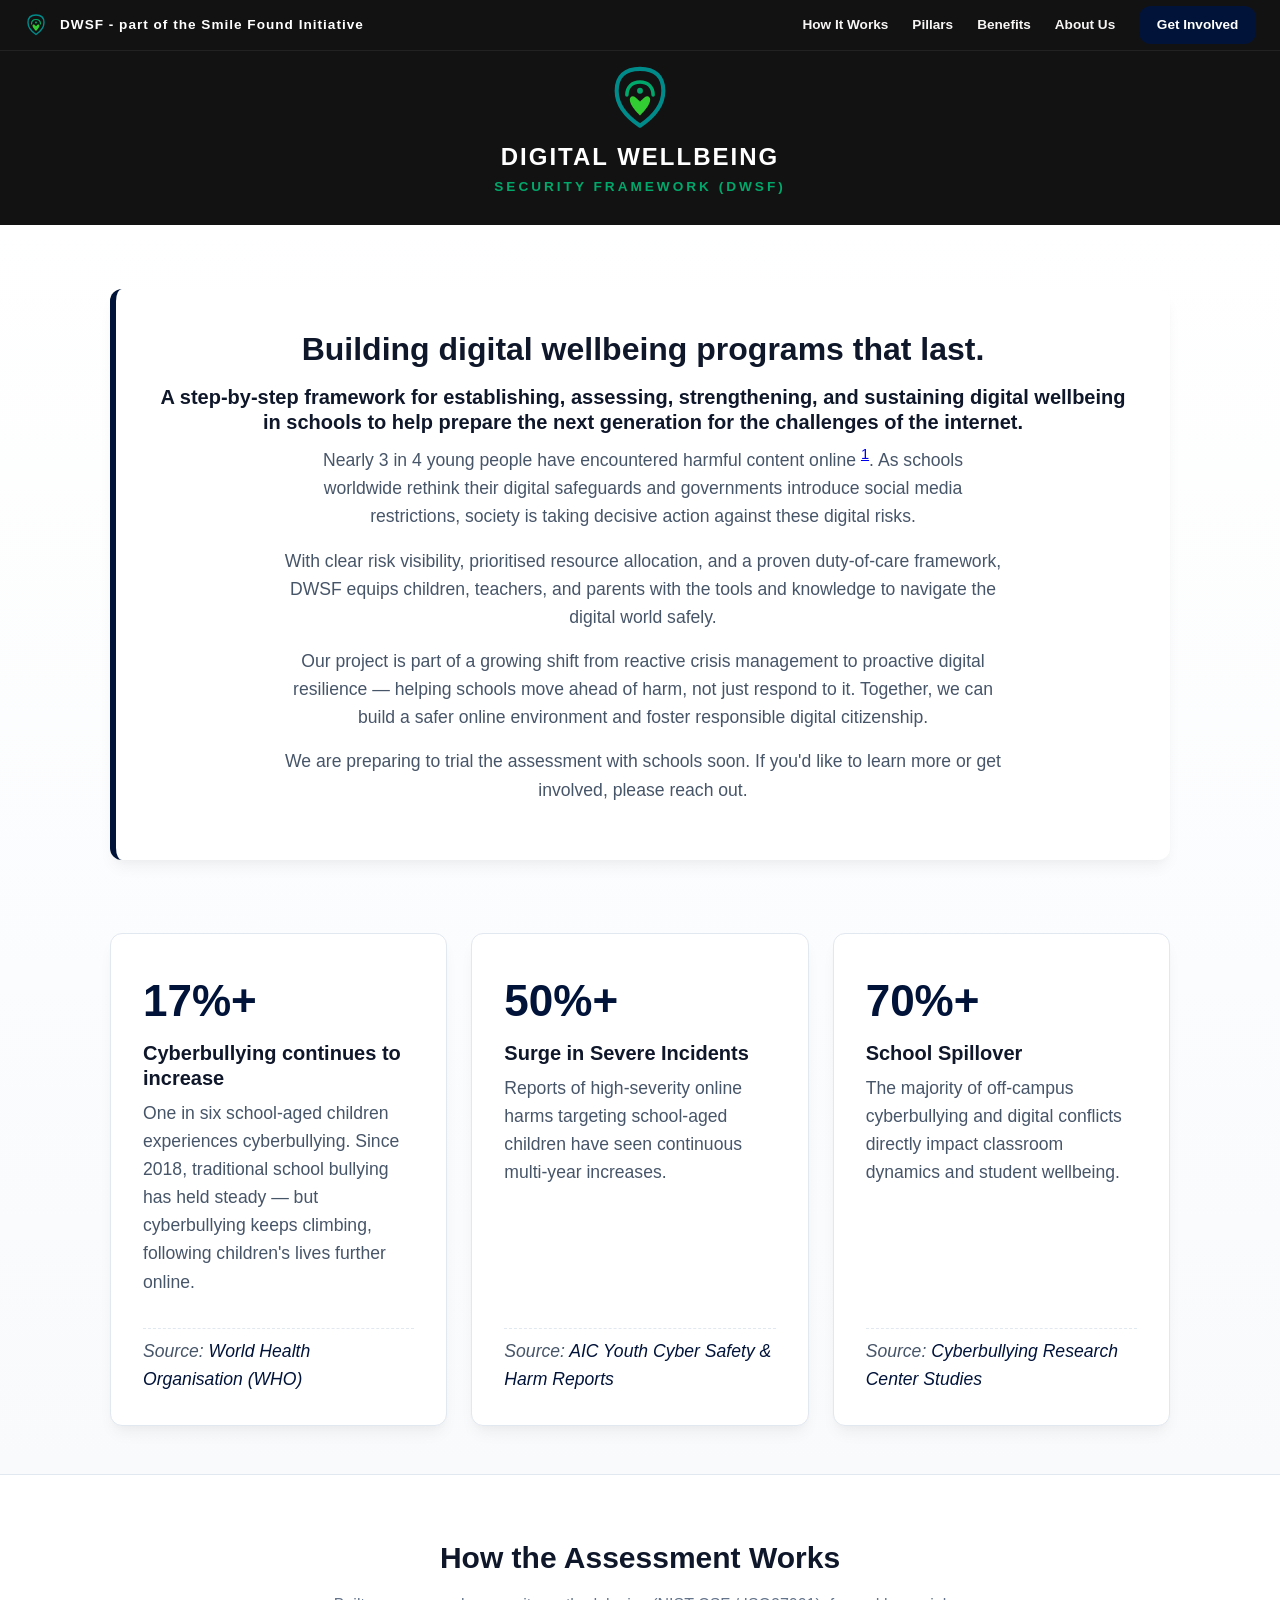
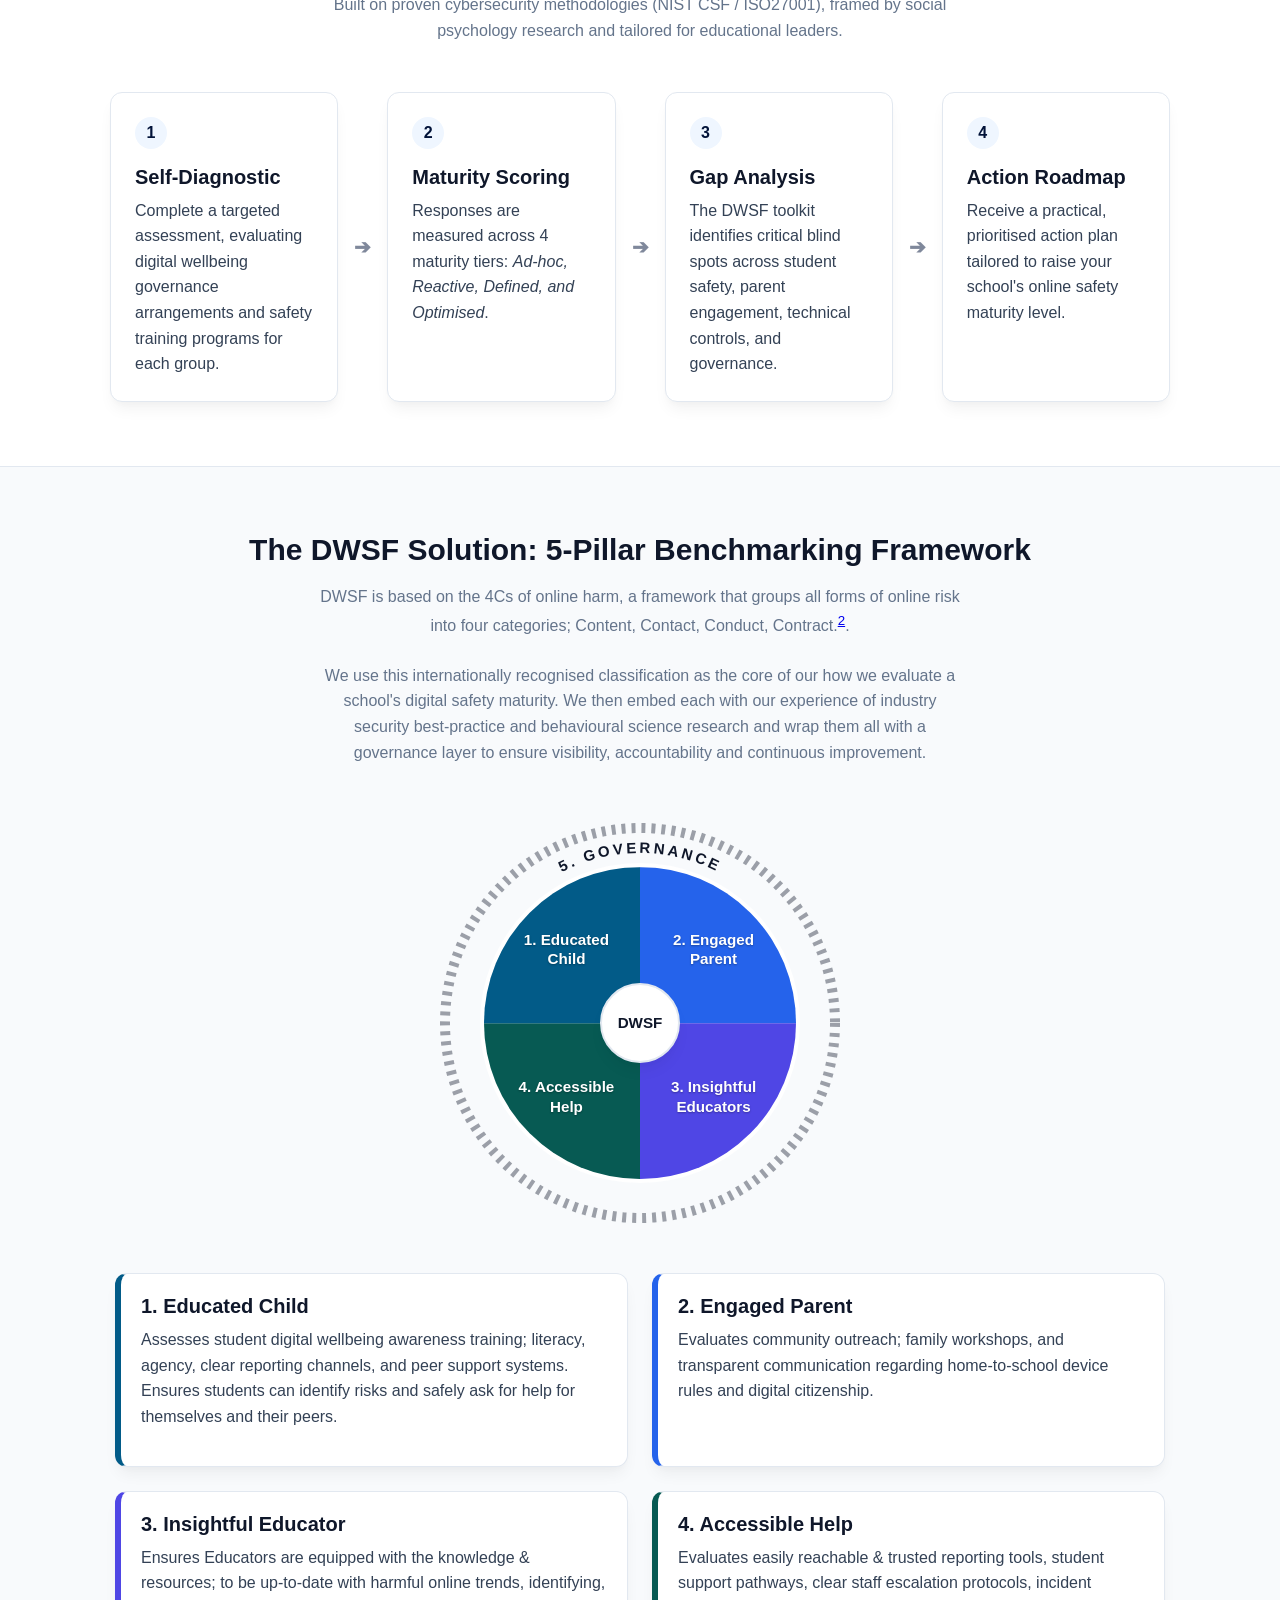
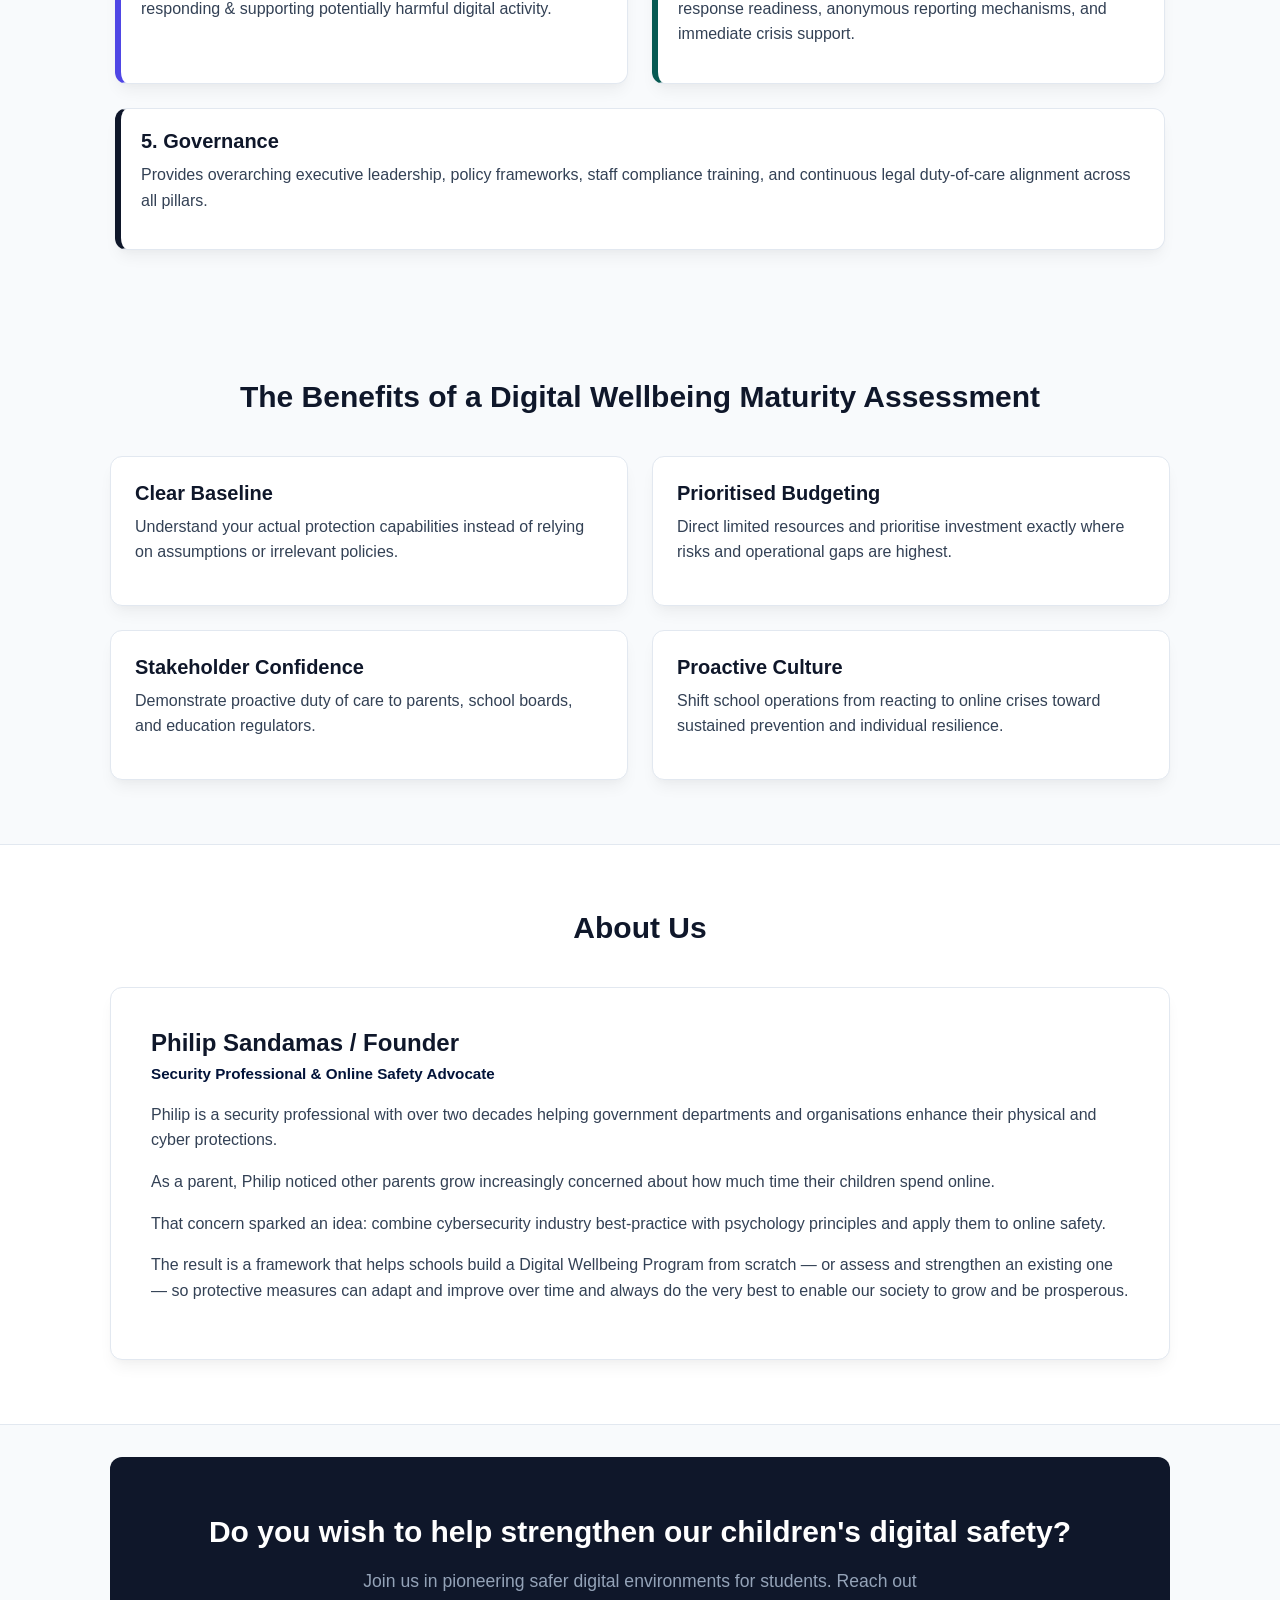
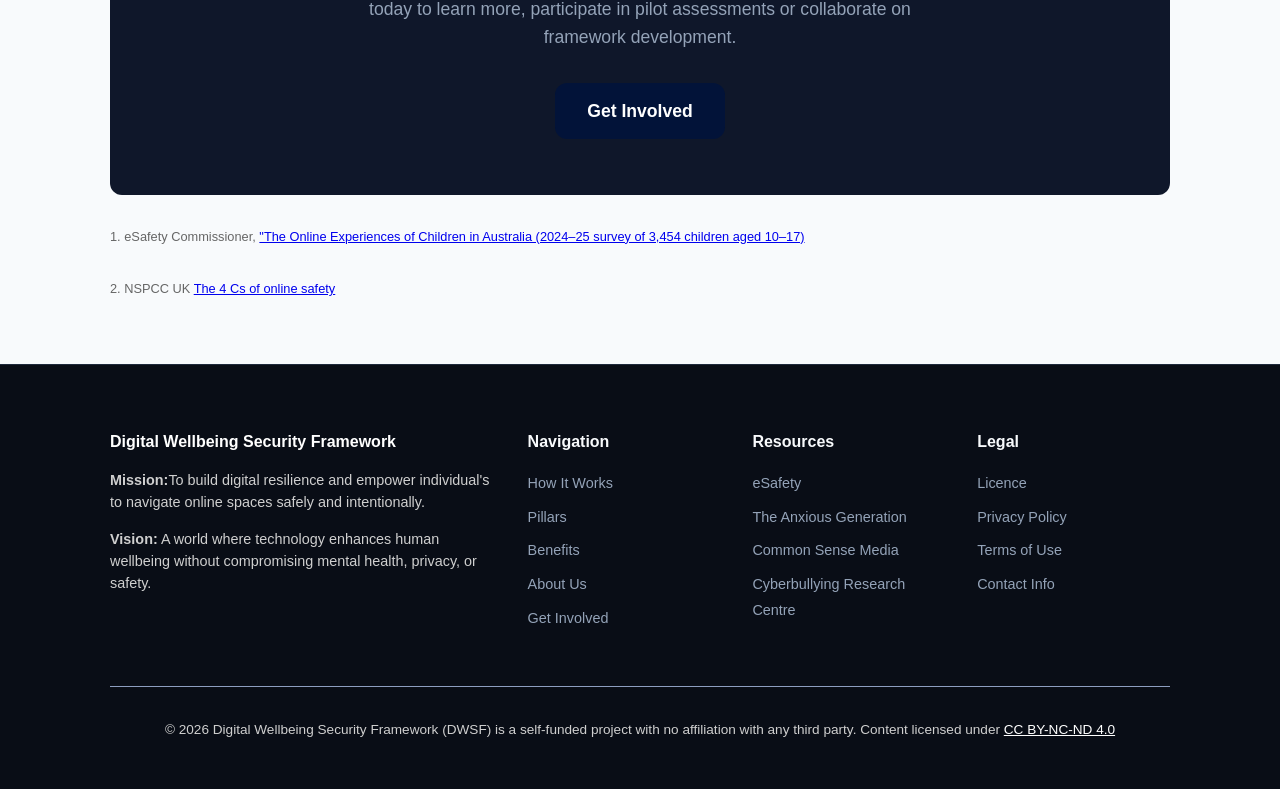
<file: index_03_09_26.html>
<!DOCTYPE html>
<html lang="en">
<head>
<meta charset="UTF-8">
<meta name="viewport" content="width=device-width, initial-scale=1.0">
<title>Digital Wellbeing Security Framework (DWSF).</title>

  <link rel="stylesheet" href="style.css">

  <!--icon in title url bar. If removing, rememnber the four SVG files in root-->
<link rel="icon" href="/favicon.ico" sizes="any">
  <link rel="icon" href="icon.svg" type="image/svg+xml">
  <link rel="apple-touch-icon" href="apple-touch-icon.png">
  
</head>
<body id="top">

<!-- ============ HEADER ============ -->
<header class="site-header">
  <div class="header-logo">
    <svg class="logo-icon-header" viewBox="0 0 240 240" fill="none" xmlns="http://www.w3.org/2000/svg">
      <path d="M120 20 C170 20 200 45 200 95 C200 155 150 195 120 215 C90 195 40 155 40 95 C40 45 70 20 120 20 Z" stroke="#008B8B" stroke-width="14" fill="none" stroke-linejoin="round"/>
      <path d="M75 110 C75 80 95 65 120 65 C145 65 165 80 165 110" stroke="#00A86B" stroke-width="12" stroke-linecap="round" fill="none"/>
      <circle cx="120" cy="95" r="10" fill="#00A86B"/>
      <path d="M120 180 C100 160 85 140 85 125 C85 115 95 110 105 118 L120 132 L135 118 C145 110 155 115 155 125 C155 140 140 160 120 180 Z" fill="#32CD32"/>
    </svg>
    <a href="#top" class="header-title">DWSF - part of the Smile Found Initiative</a>
  </div>
  <nav class="header-nav" id="headerNav">
    <a href="#how-it-works">How It Works</a>
    <a href="#pillars">Pillars</a>
    <a href="#benefits">Benefits</a>
    <a href="#about">About Us</a>
    <a href="#get-involved" class="btn">Get Involved</a>
  </nav>

  <button class="nav-toggle" id="navToggle" aria-label="Toggle navigation menu" aria-expanded="false">
    <span></span>
    <span></span>
    <span></span>
  </button>
</header>

<!-- ============ DARK HERO ============ -->
<section class="hero-section">
  <div class="hero-logo-wrapper">
    <svg class="logo-icon-hero" viewBox="0 0 240 240" fill="none" xmlns="http://www.w3.org/2000/svg">
      <path d="M120 20 C170 20 200 45 200 95 C200 155 150 195 120 215 C90 195 40 155 40 95 C40 45 70 20 120 20 Z" stroke="#008B8B" stroke-width="14" fill="none" stroke-linejoin="round"/>
      <path d="M75 110 C75 80 95 65 120 65 C145 65 165 80 165 110" stroke="#00A86B" stroke-width="12" stroke-linecap="round" fill="none"/>
      <circle cx="120" cy="95" r="10" fill="#00A86B"/>
      <path d="M120 180 C100 160 85 140 85 125 C85 115 95 110 105 118 L120 132 L135 118 C145 110 155 115 155 125 C155 140 140 160 120 180 Z" fill="#32CD32"/>
    </svg>
    <h1 class="hero-title">DIGITAL WELLBEING</h1>
    <p class="hero-subtitle">SECURITY FRAMEWORK (DWSF)</p>
  </div>
</section>

<!-- ============ CONTENT INTRO ============ -->
<section class="hero-content">
  <div class="container">

    <div class="hero-box">
    <h2>Building digital wellbeing programs that last.</h2>

    <h3>A step-by-step framework for establishing, assessing, strengthening, and sustaining digital wellbeing in schools to help prepare the next generation for the challenges of the internet.</h3>

    <p>Nearly 3 in 4 young people have encountered harmful content online <sup><a href="#footnote-1" id="ref-1">1</a></sup>. As schools worldwide rethink their digital safeguards and governments introduce social media restrictions, society is taking decisive action against these digital risks.</p>

    <p>With clear risk visibility, prioritised resource allocation, and a proven duty-of-care framework, DWSF equips children, teachers, and parents with the tools and knowledge to navigate the digital world safely.</p>

   <p>Our project is part of a growing shift from reactive crisis management to proactive digital resilience — helping schools move ahead of harm, not just respond to it. Together, we can build a safer online environment and foster responsible digital citizenship.</p>

    <p>We are preparing to trial the assessment with schools soon. If you'd like to learn more or get involved, please reach out.</p>
    </div>
    <br>
   

    <div class="stat-grid">
      <div class="stat-card">
        <div>
          <div class="stat-number">17%+</div>
          <h3>Cyberbullying continues to increase</h3>
         <p>One in six school-aged children experiences cyberbullying. Since 2018, traditional school bullying has held steady — but cyberbullying keeps climbing, following children's lives further online.</p>
        </div>
        <p class="stat-source">
          Source: <a href="https://www.who.int/europe/news/item/27-03-2024-one-in-six-school-aged-children-experiences-cyberbullying--finds-new-who-europe-study" target="_blank" rel="noopener noreferrer">World Health Organisation (WHO)</a>
        </p>
      </div>

      <div class="stat-card">
        <div>
          <div class="stat-number">50%+</div>
          <h3>Surge in Severe Incidents</h3>
          <p>Reports of high-severity online harms targeting school-aged children have seen continuous multi-year increases.</p>
        </div>
        <p class="stat-source">
          Source: <a href="https://www.aic.gov.au/publications/tandi/tandi638" target="_blank" rel="noopener noreferrer">AIC Youth Cyber Safety & Harm Reports</a>
        </p>
      </div>

      <div class="stat-card">
        <div>
          <div class="stat-number">70%+</div>
          <h3>School Spillover</h3>
          <p>The majority of off-campus cyberbullying and digital conflicts directly impact classroom dynamics and student wellbeing.</p>
        </div>
        <p class="stat-source">
          Source: <a href="https://cyberbullying.org/summary-of-our-cyberbullying-research" target="_blank" rel="noopener noreferrer">Cyberbullying Research Center Studies</a>
        </p>
      </div>
    </div>
  </div>
</section>

<!-- ============ HOW IT WORKS ============ -->
<section id="how-it-works" style="background: var(--card-bg); border-top: 1px solid var(--border); border-bottom: 1px solid var(--border);">
  <div class="container">
    <h2>How the Assessment Works</h2>
    <p class="text-center" style="max-width: 650px; margin: -1.5rem auto 3rem; color: var(--text-muted);">
      Built on proven cybersecurity methodologies (NIST CSF / ISO27001), framed by social psychology research and tailored for educational leaders.
    </p>

    <div class="steps-wrapper">
      <div class="step-card">
        <div class="step-badge">1</div>
        <h3>Self-Diagnostic</h3>
        <p>Complete a targeted assessment, evaluating digital wellbeing governance arrangements and safety training programs for each group.</p>
      </div>

      <div class="step-arrow" aria-hidden="true">➔</div>

      <div class="step-card">
        <div class="step-badge">2</div>
        <h3>Maturity Scoring</h3>
        <p>Responses are measured across 4 maturity tiers: <em>Ad-hoc, Reactive, Defined, and Optimised</em>.</p>
      </div>

      <div class="step-arrow" aria-hidden="true">➔</div>

      <div class="step-card">
        <div class="step-badge">3</div>
        <h3>Gap Analysis</h3>
        <p>The DWSF toolkit identifies critical blind spots across student safety, parent engagement, technical controls, and governance.</p>
      </div>

      <div class="step-arrow" aria-hidden="true">➔</div>

      <div class="step-card">
        <div class="step-badge">4</div>
        <h3>Action Roadmap</h3>
        <p>Receive a practical, prioritised action plan tailored to raise your school's online safety maturity level.</p>
      </div>
    </div>
  </div>
</section>
  
<!-- ============ PILLARS / FRAMEWORK ============ -->
<section id="pillars">
  <div class="container">
    <h2>The DWSF Solution: 5-Pillar Benchmarking Framework</h2>
    <p class="text-center" style="max-width: 650px; margin: -1.5rem auto 3rem; color: var(--text-muted);">
      DWSF is based on the 4Cs of online harm, a framework that groups all forms of online risk into four categories; Content, Contact, Conduct, Contract.<sup><a href="#ref-2">2</a></sup>.</p>
    
    <p class="text-center" style="max-width: 650px; margin: -1.5rem auto 3rem; color: var(--text-muted);">
      We use this internationally recognised classification as the core of our how we evaluate a school's digital safety maturity. We then embed each with our experience of industry security best-practice and behavioural science research and wrap them all with a governance layer to ensure visibility, accountability and continuous improvement.  
    </p>

    <div class="pillar-diagram-container">
      <div class="circle-wrapper">

        <div class="inner-pie">
          <div class="pie-slice slice-1">
            <span class="slice-text label-1">2. Engaged<br>Parent</span>
          </div>
          <div class="pie-slice slice-2">
            <span class="slice-text label-2">3. Insightful<br>Educators</span>
          </div>
          <div class="pie-slice slice-3">
            <span class="slice-text label-3">4. Accessible<br>Help</span>
          </div>
          <div class="pie-slice slice-4">
            <span class="slice-text label-4">1. Educated<br>Child</span>
          </div>
          <div class="pie-center-hub">DWSF</div>
        </div>

        <svg class="outer-ring-svg" viewBox="0 0 420 420" xmlns="http://www.w3.org/2000/svg">
          <circle cx="210" cy="210" r="195" fill="none" stroke="var(--pillar-gov)" stroke-width="10" stroke-dasharray="4 6" opacity="0.4"/>
          <path id="governanceArc" d="M 40 210 A 170 170 0 0 1 380 210" fill="none" stroke="none"/>
          <text font-size="15" font-weight="800" letter-spacing="3px" fill="var(--pillar-gov)">
            <textPath href="#governanceArc" startOffset="50%" text-anchor="middle">
              5. GOVERNANCE
            </textPath>
          </text>
        </svg>

      </div>

      <!-- Detailed Legend Grid (1 through 5) -->
      <div class="pillar-legend">
        <div class="legend-card child">
          <h3>1. Educated Child</h3>
          <p>Assesses student digital wellbeing awareness training; literacy, agency, clear reporting channels, and peer support systems. Ensures students can identify risks and safely ask for help for themselves and their peers.
          </p>
        </div>

        <div class="legend-card parent">
          <h3>2. Engaged Parent</h3>
          <p>Evaluates community outreach; family workshops, and transparent communication regarding home-to-school device rules and digital citizenship.</p>
        </div>

        <div class="legend-card users">
          <h3>3. Insightful Educator</h3>
          <p>Ensures Educators are equipped with the knowledge & resources; to be up-to-date with harmful online trends, identifying, responding & supporting potentially harmful digital activity.</p>
        </div>

        <div class="legend-card help">
          <h3>4. Accessible Help</h3>
          <p>Evaluates easily reachable & trusted reporting tools, student support pathways, clear staff escalation protocols, incident response readiness, anonymous reporting mechanisms, and immediate crisis support. </p>
        </div>

        <div class="legend-card gov">
          <h3>5. Governance</h3>
          <p>Provides overarching executive leadership, policy frameworks, staff compliance training, and continuous legal duty-of-care alignment across all pillars.</p>
        </div>
      </div>
    </div>
  </div>
</section>

<!-- ============ BENEFITS ============ -->
<section id="benefits">
  <div class="container">
    <h2>The Benefits of a Digital Wellbeing Maturity Assessment</h2>
    <div class="benefits-grid">
      <div class="benefit-item">
        <h3>Clear Baseline</h3>
        <p>Understand your actual protection capabilities instead of relying on assumptions or irrelevant policies.</p>
      </div>
      <div class="benefit-item">
        <h3>Prioritised Budgeting</h3>
        <p>Direct limited resources and prioritise investment exactly where risks and operational gaps are highest.</p>
      </div>
      <div class="benefit-item">
        <h3>Stakeholder Confidence</h3>
        <p>Demonstrate proactive duty of care to parents, school boards, and education regulators.</p>
      </div>
      <div class="benefit-item">
        <h3>Proactive Culture</h3>
        <p>Shift school operations from reacting to online crises toward sustained prevention and individual resilience.</p>
      </div>
    </div>
  </div>
</section>

<!-- ============ ABOUT ============ -->
<section id="about" style="background: var(--card-bg); border-top: 1px solid var(--border); border-bottom: 1px solid var(--border);">
  <div class="container">
    <h2>About Us</h2>
    <div class="about-card">
      <!--<div class="about-avatar">Photo Placeholder</div> -->
      <div class="about-content">
        <h3>Philip Sandamas / Founder</h3>
        <div class="about-title">Security Professional &amp; Online Safety Advocate</div>
        <p>Philip is a security professional with over two decades helping government departments and organisations enhance their physical and cyber protections.</p>
        <p>As a parent, Philip noticed other parents grow increasingly concerned about how much time their children spend online.</p> 
        <p>That concern sparked an idea: combine cybersecurity industry best-practice with psychology principles and apply them to online safety.</p>
       <p> The result is a framework that helps schools build a Digital Wellbeing Program from scratch — or assess and strengthen an existing one — so protective measures can adapt and improve over time and always do the very best to enable our society to grow and be prosperous.</p>
      </div>
    </div>
  </div>
</section>

<!-- ============ CTA ============ -->
<section id="get-involved" class="container">
  <div class="cta-section">
    <h2>Do you wish to help strengthen our children's digital safety?</h2>
    <p>Join us in pioneering safer digital environments for students. Reach out today to learn more, participate in pilot assessments or collaborate on framework development.</p>
    <a href="mailto:contact@digitalwellbeingsecurityframework.com?subject=Inquiry%3A%20DWSF%20Project%20Participation" class="btn-cta">Get Involved</a>
  </div>
</section>

<a href="#get-involved" class="floating-cta" id="floatingCta">
  Get Involved
</a>
  
<!-- ============ FOOTNOTE ============ -->
 <ol>
   <p id="footnote-1" class="footnote">
  1. eSafety Commissioner,
  <a href="https://www.esafety.gov.au/research/the-online-experiences-of-children-in-australia/snapshot-content-associated-with-harm" target="_blank" rel="noopener noreferrer">"The Online Experiences of Children in Australia (2024–25 survey of 3,454 children aged 10–17)</a>
</p>
</ol>

<ol>
  <p id="ref-2" class="footnote">
  2. NSPCC UK
   <a href="https://learning.nspcc.org.uk/news/2023/september/4-cs-of-online-safety#:~:text=These%20are%20known%20as%20the%204%20Cs,face%20when%20interacting%20with%20other%20users%20online." target="_blank" rel="noopener noreferrer">The 4 Cs of online safety</a>
</p>
</ol>

<!-- ============ FOOTER ============ -->
<footer>
  <div class="container">
    <div class="footer-grid">
      <div class="footer-col">
        <h4 style="color:#FFF;">Digital Wellbeing Security Framework</h4>
        <p><strong>Mission:</strong>To build digital resilience and empower individual's to navigate online spaces safely and intentionally.</p>
        <p><strong>Vision:</strong> A world where technology enhances human wellbeing without compromising mental health, privacy, or safety.</p>
      </div>
      <div class="footer-col">
        <h4>Navigation</h4>
        <ul class="footer-links">
          <li><a href="#how-it-works">How It Works</a></li>
          <li><a href="#pillars">Pillars</a></li>
          <li><a href="#benefits">Benefits</a></li>
          <li><a href="#about">About Us</a></li>
          <li><a href="#get-involved">Get Involved</a></li>
        </ul>
      </div>
      <div class="footer-col">
        <h4>Resources</h4>
        <ul class="footer-links">
          <li><a href="https://www.esafety.gov.au" target="_blank" rel="noopener noreferrer">eSafety</a></li>
          <li><a href="https://www.anxiousgeneration.com" target="_blank" rel="noopener noreferrer">The Anxious Generation</a></li>
          <li><a href="https://www.commonsense.org" target="_blank" rel="noopener noreferrer">Common Sense Media</a></li>
          <li><a href="https://cyberbullying.org" target="_blank" rel="noopener noreferrer">Cyberbullying Research Centre</a></li>
        </ul>
      </div>
     
      <div class="footer-col">
        <h4>Legal</h4>
        <ul class="footer-links">
         <li><a href="https://creativecommons.org/licenses/by-nc-nd/4.0/">Licence</a></li>
         <li><a href="privacy.html">Privacy Policy</a></li>
          <li><a href="terms.html">Terms of Use</a></li>
          <li><a href="mailto:contact@digitalwellbeingsecurityframework.com">Contact Info</a></li>
        </ul>
      </div>
      
    </div>

    <div class="footer-bottom">
      <p>&copy; 2026 Digital Wellbeing Security Framework (DWSF) is a self-funded project with no affiliation with any third party. Content licensed under 
  <a href="https://creativecommons.org/licenses/by-nc-nd/4.0/" target="_blank" rel="noopener noreferrer" class="custom-link">CC BY-NC-ND 4.0</a></p>
   
    </div>
  </div>
</footer>


<script src="./script.js"></script>

</body>
</html>
</file>
<file: style.css>
:root {
  --primary: #0F172A;
  --accent: #021339;
  --accent-light: #EFF6FF;
  --text: #334155;
  --text-muted: #64748B;
  --bg: #F8FAFC;
  --card-bg: #FFFFFF;
  --border: #E2E8F0;
  --shadow: 0 10px 15px -3px rgba(0, 0, 0, 0.05), 0 4px 6px -2px rgba(0, 0, 0, 0.02);
  --radius: 12px;
  --header-bg: #121212;

  /* Pillar Theme Colors */
  --pillar-1: #025B88; /* Sky Blue    - 1. Empowered Child */
  --pillar-2: #2563EB; /* Royal Blue  - 2. Engaged Parent */
  --pillar-3: #4F46E5; /* Indigo      - 3. Insightful Educator */
  --pillar-4: #075A53; /* Teal        - 4. Accessible Help */
  --pillar-gov: #0F172A; /* Dark Navy - 5. Governance (outer ring) */
}

* { box-sizing: border-box; margin: 0; padding: 0; }
html { scroll-behavior: smooth; }

body {
  font-family: -apple-system, BlinkMacSystemFont, "Segoe UI", Roboto, Helvetica, Arial, sans-serif;
  color: var(--text);
  background-color: var(--bg);
  line-height: 1.6;
}

.container { max-width: 1100px; margin: 0 auto; padding: 0 20px; }

h1, h2, h3 { color: var(--primary); font-weight: 700; line-height: 1.25; }
h1 { font-size: 2.5rem; margin-bottom: 1rem; }
h2 { font-size: 1.875rem; text-align: center; margin-bottom: 2.5rem; }
h3 { font-size: 1.25rem; margin-bottom: 0.5rem; }

p { margin-bottom: 1rem; }
.text-center { text-align: center; }
section { padding: 4rem 0; }

/* ============ HEADER (dark, Spotify-style) ============ */
.site-header {
  display: flex;
  justify-content: space-between;
  align-items: center;
  padding: 6px 24px;
  background-color: #121212;
  position: sticky;
  top: 0;
  z-index: 100;
  border-bottom: 1px solid #222222;
  transition: background-color 180ms ease;
}

.header-logo { display: flex; align-items: center; gap: 12px; }
.logo-icon-header { height: 24px; width: auto; object-fit: contain; }

.header-title {
  color: #ffffff;
  font-weight: 700;
  font-size: 0.85rem;
  letter-spacing: 1px;
}

.header-nav { display: flex; align-items: center; gap: 1.5rem; list-style: none; }

.header-nav a {
  color: #f8f5f5;
  text-decoration: none;
  font-weight: 600;
  font-size: 0.85rem;
  transition: color 0.2s ease;
}
.header-nav a:hover { color: #ffffff; }

.nav-toggle {
  display: none;
  flex-direction: column;
  justify-content: space-between;
  width: 24px;
  height: 18px;
  background: none;
  border: none;
  cursor: pointer;
  padding: 0;
}

.nav-toggle span {
  display: block;
  height: 2px;
  width: 100%;
  background-color: #ffffff;
  border-radius: 2px;
}

.btn {
  display: inline-block;
  background-color: var(--accent);
  color: #FFF !important;
  padding: 0.5rem 1.1rem;
  border-radius: var(--radius);
  text-decoration: none;
  font-weight: 600;
  font-size: 0.85rem;
  transition: background-color 0.2s ease;
}
.btn:hover { background-color: #1D4ED8; }

/* ============ DARK HERO (icon + title) ============ */
.hero-section {
  display: flex;
  justify-content: center;
  align-items: center;
  text-align: center;
  padding: 12px 20px;
  background-color: #121212;
}

.hero-logo-wrapper { display: flex; flex-direction: column; align-items: center; }

.logo-icon-hero {
  height: 70px;
  width: auto;
  margin-bottom: 10px;
  object-fit: contain;
}

.hero-title {
  color: #ffffff;
  font-size: 1.5rem;
  font-weight: 800;
  letter-spacing: 2px;
  margin: 0;
  line-height: 1.2;
}

.hero-subtitle {
  color: #00A86B;
  font-size: 0.85rem;
  font-weight: 700;
  letter-spacing: 3px;
  margin-top: 4px;
}

/* ============ LIGHT CONTENT INTRO ============ */
.hero-content {
  padding: 4rem 0 3rem;
  text-align: center;
  background: linear-gradient(180deg, #FFFFFF 0%, var(--bg) 100%);
}

.hero-content h2 { font-size: 2rem; font-weight: 700; color: #0F172A; margin-bottom: 1rem; }

.hero-content p {
  font-size: 1.1rem;
  font-weight: 400;
  color: #475569;
  line-height: 1.6;
  max-width: 720px;
  margin-left: auto;
  margin-right: auto;
}

.hero-box {
  background: var(--card-bg);
  border-left: 6px solid var(--accent);
  border-radius: var(--radius);
  box-shadow: var(--shadow);
  padding: 2.5rem;
}
.hero-image {
  width: 100%;
  max-width: 900px;
  height: auto;
  margin: 2.5rem auto 0;
  display: block;
  border-radius: var(--radius);
  box-shadow: var(--shadow);
}
/* ============ STAT GRID ============ */
.stat-grid {
  display: grid;
  grid-template-columns: repeat(auto-fit, minmax(280px, 1fr));
  gap: 1.5rem;
  margin-top: 3rem;
}

.stat-card {
  background: var(--card-bg);
  border: 1px solid var(--border);
  border-radius: var(--radius);
  padding: 2rem;
  box-shadow: var(--shadow);
  display: flex;
  flex-direction: column;
  justify-content: space-between;
  text-align: left;
}

.stat-number { font-size: 2.75rem; font-weight: 800; color: var(--accent); margin-bottom: 0.25rem; }

.stat-source {
  font-size: 0.85rem;
  color: var(--text-muted);
  margin-top: 1rem;
  margin-bottom: 0;
  border-top: 1px dashed var(--border);
  padding-top: 0.5rem;
  font-style: italic;
}
.stat-source a { color: var(--accent); text-decoration: none; }
.stat-source a:hover { text-decoration: underline; }

/* ============ PILLAR DIAGRAM (4-slice pie + governance ring) ============ */
.pillar-diagram-container {
  display: flex;
  flex-direction: column;
  align-items: center;
  justify-content: center;
  gap: 2.5rem;
  margin-top: 2rem;
}

.circle-wrapper {
  position: relative;
  width: 420px;
  height: 420px;
  border-radius: 50%;
  display: flex;
  align-items: center;
  justify-content: center;
  flex-shrink: 0;
}

.outer-ring-svg {
  position: absolute;
  inset: 0;
  width: 100%;
  height: 100%;
  z-index: 2;
  pointer-events: none;
}

.inner-pie {
  width: 320px;
  height: 320px;
  border-radius: 50%;
  position: relative;
  overflow: hidden;
  box-shadow: inset 0 0 10px rgba(0,0,0,0.1);
  border: 4px solid #FFFFFF;
  background: transparent;
}

.pie-slice {
  position: absolute;
  width: 100%;
  height: 100%;
  display: flex;
  align-items: center;
  justify-content: center;
  transition: transform 0.3s ease;
}

/* Slice 1: Top-Right -> 2. Engaged Parent */
.slice-1 { background: var(--pillar-2); clip-path: polygon(50% 50%, 50% 0%, 100% 0%, 100% 50%, 50% 50%); }
/* Slice 2: Bottom-Right -> 3. Empowered Users */
.slice-2 { background: var(--pillar-3); clip-path: polygon(50% 50%, 100% 50%, 100% 100%, 50% 100%, 50% 50%); }
/* Slice 3: Bottom-Left -> 4. Accessible Help */
.slice-3 { background: var(--pillar-4); clip-path: polygon(50% 50%, 50% 100%, 0% 100%, 0% 50%, 50% 50%); }
/* Slice 4: Top-Left -> 1. Educated Child */
.slice-4 { background: var(--pillar-1); clip-path: polygon(50% 50%, 0% 50%, 0% 0%, 50% 0%, 50% 50%); }

.slice-text {
  position: absolute;
  color: #FFFFFF;
  font-weight: 700;
  font-size: 0.95rem;
  text-align: center;
  width: 115px;
  line-height: 1.3;
  text-shadow: 0 1px 2px rgba(0,0,0,0.3);
}

.label-1 { top: 20%; right: 8%; }
.label-2 { bottom: 20%; right: 8%; }
.label-3 { bottom: 20%; left: 8%; }
.label-4 { top: 20%; left: 8%; }

.pie-center-hub {
  position: absolute;
  top: 50%;
  left: 50%;
  transform: translate(-50%, -50%);
  width: 80px;
  height: 80px;
  background: #FFFFFF;
  border-radius: 50%;
  z-index: 5;
  display: flex;
  align-items: center;
  justify-content: center;
  box-shadow: var(--shadow);
  font-weight: 800;
  font-size: 0.95rem;
  color: var(--primary);
  text-align: center;
  border: 2px solid var(--border);
}

/* ============ PILLAR LEGEND (1-5) ============ */
.pillar-legend {
  display: grid;
  grid-template-columns: repeat(2, 1fr);
  gap: 1.5rem;
  width: 100%;
  max-width: 1050px;
}

.legend-card {
  background: var(--card-bg);
  border: 1px solid var(--border);
  border-radius: var(--radius);
  padding: 1.25rem;
  box-shadow: var(--shadow);
  border-left: 6px solid var(--accent);
}

.legend-card.child  { border-left-color: var(--pillar-1); }
.legend-card.parent { border-left-color: var(--pillar-2); }
.legend-card.users  { border-left-color: var(--pillar-3); }
.legend-card.help   { border-left-color: var(--pillar-4); }
.legend-card.gov    { grid-column: 1 / -1; border-left-color: var(--pillar-gov); }

/* ============ STEPS / ASSESSMENT FLOW ============ */
.steps-wrapper { display: flex; align-items: stretch; gap: 1rem; }

.step-card {
  background: var(--card-bg);
  border: 1px solid var(--border);
  border-radius: var(--radius);
  padding: 1.5rem;
  box-shadow: var(--shadow);
  flex: 1;
  display: flex;
  flex-direction: column;
  position: relative;
}
.step-card p { margin-bottom: 0; }

.step-arrow {
  display: flex;
  align-items: center;
  justify-content: center;
  color: var(--accent);
  font-size: 1.25rem;
  font-weight: 700;
  opacity: 0.5;
  flex-shrink: 0;
}

.step-badge {
  display: inline-block;
  background: var(--accent-light);
  color: var(--accent);
  font-weight: 700;
  width: 32px;
  height: 32px;
  line-height: 32px;
  border-radius: 50%;
  text-align: center;
  margin-bottom: 1rem;
  flex-shrink: 0;
}

/* ============ BENEFITS GRID ============ */
.benefits-grid { display: grid; grid-template-columns: repeat(2, 1fr); gap: 1.5rem; }

.benefit-item {
  background: var(--card-bg);
  border: 1px solid var(--border);
  border-radius: var(--radius);
  padding: 1.5rem;
  box-shadow: var(--shadow);
}

/* ============ ABOUT SECTION ============ */
.about-card {
  background: var(--card-bg);
  border: 1px solid var(--border);
  border-radius: var(--radius);
  padding: 2.5rem;
  box-shadow: var(--shadow);
  display: flex;
  align-items: center;
  gap: 2.5rem;
}

.about-avatar {
  width: 140px;
  height: 140px;
  border-radius: 50%;
  background-color: var(--accent-light);
  color: var(--accent);
  display: flex;
  align-items: center;
  justify-content: center;
  font-weight: 700;
  font-size: 0.9rem;
  flex-shrink: 0;
  border: 2px dashed var(--accent);
  text-align: center;
  padding: 10px;
}

.about-content h3 { font-size: 1.5rem; margin-bottom: 0.25rem; }

.about-title { color: var(--accent); font-weight: 600; font-size: 0.95rem; margin-bottom: 1rem; }

/* ============ CTA SECTION ============ */
.cta-section {
  background: var(--primary);
  color: #FFF;
  border-radius: var(--radius);
  padding: 3.5rem 2rem;
  text-align: center;
  margin: 2rem 0;
}
.cta-section h2 { color: #FFF; margin-bottom: 1rem; }
.cta-section p { color: #94A3B8; max-width: 600px; margin: 0 auto 2rem; font-size: 1.1rem; }

.btn-cta {
  background-color: var(--accent);
  color: #FFF;
  font-size: 1.1rem;
  padding: 0.85rem 2rem;
  border-radius: var(--radius);
  text-decoration: none;
  font-weight: 600;
  display: inline-block;
  transition: background-color 0.2s ease;
}
.btn-cta:hover { background-color: #1D4ED8; }

/* ============ FLOATING CONTACT BUTTON ============ */
.floating-cta {
  position: fixed;
  bottom: 24px;
  right: 24px;
  background-color: var(--accent);
  color: #FFFFFF;
  padding: 0.85rem 1.4rem;
  border-radius: 999px;
  text-decoration: none;
  font-weight: 700;
  font-size: 0.95rem;
  box-shadow: 0 10px 25px rgba(37, 99, 235, 0.35);
  display: flex;
  align-items: center;
  gap: 0.5rem;
  z-index: 200;
  opacity: 0;
  transform: translateY(20px);
  pointer-events: none;
  transition: opacity 0.3s ease, transform 0.3s ease, background-color 0.2s ease;
}

.floating-cta.visible {
  opacity: 1;
  transform: translateY(0);
  pointer-events: auto;
}

.floating-cta:hover {
  background-color: #1E48BE;
}

@media (max-width: 640px) {
  .floating-cta {
    bottom: 16px;
    right: 16px;
    left: 16px;
    justify-content: center;
    padding: 0.9rem 1rem;
  }
}

/* ============ FOOTNOTE ============ */
.footnote {
  font-size: 0.8rem;
  color: #666;
  max-width: 1100px;
  margin: 0 auto;
  padding: 0 20px 2rem;
}

/* ============ FOOTER ============ */
footer {
  background: #090D16;
  color: #CFCFCF;
  padding: 4rem 0 2rem;
  margin-top: 2rem;
  border-top: 1px solid #1E293B;
}

.footer-grid { display: grid; grid-template-columns: 2fr repeat(3, 1fr); gap: 2rem; margin-bottom: 3rem; }
.footer-col h4 { color: #F8FAFC; margin-bottom: 1rem; font-size: 1rem; }
.footer-col p { font-size: 0.9rem; line-height: 1.5; }

.footer-links { list-style: none; }
.footer-links li { margin-bottom: 0.5rem; }
.footer-links a {
  color: #94A3B8;
  text-decoration: none;
  font-size: 0.9rem;
  transition: color 0.2s ease;
}
.footer-links a:hover { color: #FFF; }

.footer-bottom { border-top: 1px solid #8D9DBF; padding-top: 2rem; text-align: center; font-size: 0.85rem; }

.custom-link{color: #ffffff; /* Green */
}

/* ============ RESPONSIVE ============ */
@media (max-width: 900px) {
  .steps-wrapper { flex-direction: column; }
  .step-arrow { transform: rotate(90deg); margin: -0.5rem 0; }
  .pillar-legend { grid-template-columns: 1fr; }
  .legend-card.gov { grid-column: 1; }
}

@media (max-width: 850px) {
  .footer-grid { grid-template-columns: 1fr 1fr; }
  .about-card { flex-direction: column; text-align: center; }
}

@media (max-width: 768px) {
  .site-header {
    position: fixed;
    top: 0;
    left: 0;
    right: 0;
    z-index: 1200;
    background: var(--header-bg);
    box-shadow: 0 1px 8px rgba(0,0,0,0.08);
    display: flex;
    align-items: center;
    gap: 1rem;
    padding: 0.5rem 1rem;
    /* account for device safe area (iPhone notch) */
    padding-top: calc(0.5rem + env(safe-area-inset-top));
    /* ensure header height is predictable for content offset below */
    height: calc(56px + env(safe-area-inset-top));
    box-sizing: border-box;
  }

  .nav-toggle { display: flex; }

  /* Ensure nav toggle remains visible in the fixed header */
  .site-header .nav-toggle {
    margin-left: auto;
    z-index: 1250;
  }

  .header-nav {
    display: none;
    position: absolute;
    left: 0;
    right: 0;
    top: calc(56px + env(safe-area-inset-top));
    background-color: #121212;
    flex-direction: column;
    align-items: flex-start;
    padding: 1rem 20px;
    gap: 1rem;
    border-bottom: 1px solid #222222;
    z-index: 1190;
  }

  .header-nav.open { display: flex; }

  /* Push page content down so it isn't hidden under the fixed header */
  body {
    padding-top: calc(56px + env(safe-area-inset-top));
  }

  /* Floating CTA should sit above main content but below header if needed */
  .floating-cta { z-index: 1100; }

  .benefits-grid { grid-template-columns: 1fr; }
  .hero-title { font-size: 1.8rem; }

  /* Stat cards: horizontal scroll instead of stacking vertically */
  .stat-grid {
    display: flex;
    grid-template-columns: none;
    overflow-x: auto;
    gap: 1rem;
    scroll-snap-type: x mandatory;
    padding-bottom: 0.5rem;
    -webkit-overflow-scrolling: touch;
  }
  .stat-card { flex: 0 0 85%; scroll-snap-align: center; }
  .stat-grid::-webkit-scrollbar { height: 6px; }
  .stat-grid::-webkit-scrollbar-thumb { background: var(--border); border-radius: 10px; }
}

@media (max-width: 640px) {
  h1 { font-size: 2rem; }
  h2 { font-size: 1.5rem; }
  .footer-grid { grid-template-columns: 1fr; }
  .circle-wrapper { width: 340px; height: 340px; }
  .inner-pie { width: 250px; height: 250px; }
  .slice-text { font-size: 0.75rem; width: 85px; }
  .pie-center-hub { width: 65px; height: 65px; font-size: 0.8rem; }
}

.header-title {
  cursor: pointer;
  text-decoration: none;
  transition: opacity 0.2s ease;
}

.header-title:hover {
  opacity: 0.7;
  text-decoration: none;
}

/*enabling desktop and mobile browser different hero text */
.mobile-only { display: none; }
.desktop-only { display: block; }

@media (max-width: 768px) {
  .desktop-only { display: none; }
  .mobile-only  { display: block; }

  .hero-stat {
    font-size: 1.1rem;
    font-weight: 600;
  }

  .cta {
    font-weight: 600;
  }

   .hero-image-placeholder,
  .hero-image {
    aspect-ratio: 4 / 3;
    margin-top: 1.5rem;}
}
</file>
